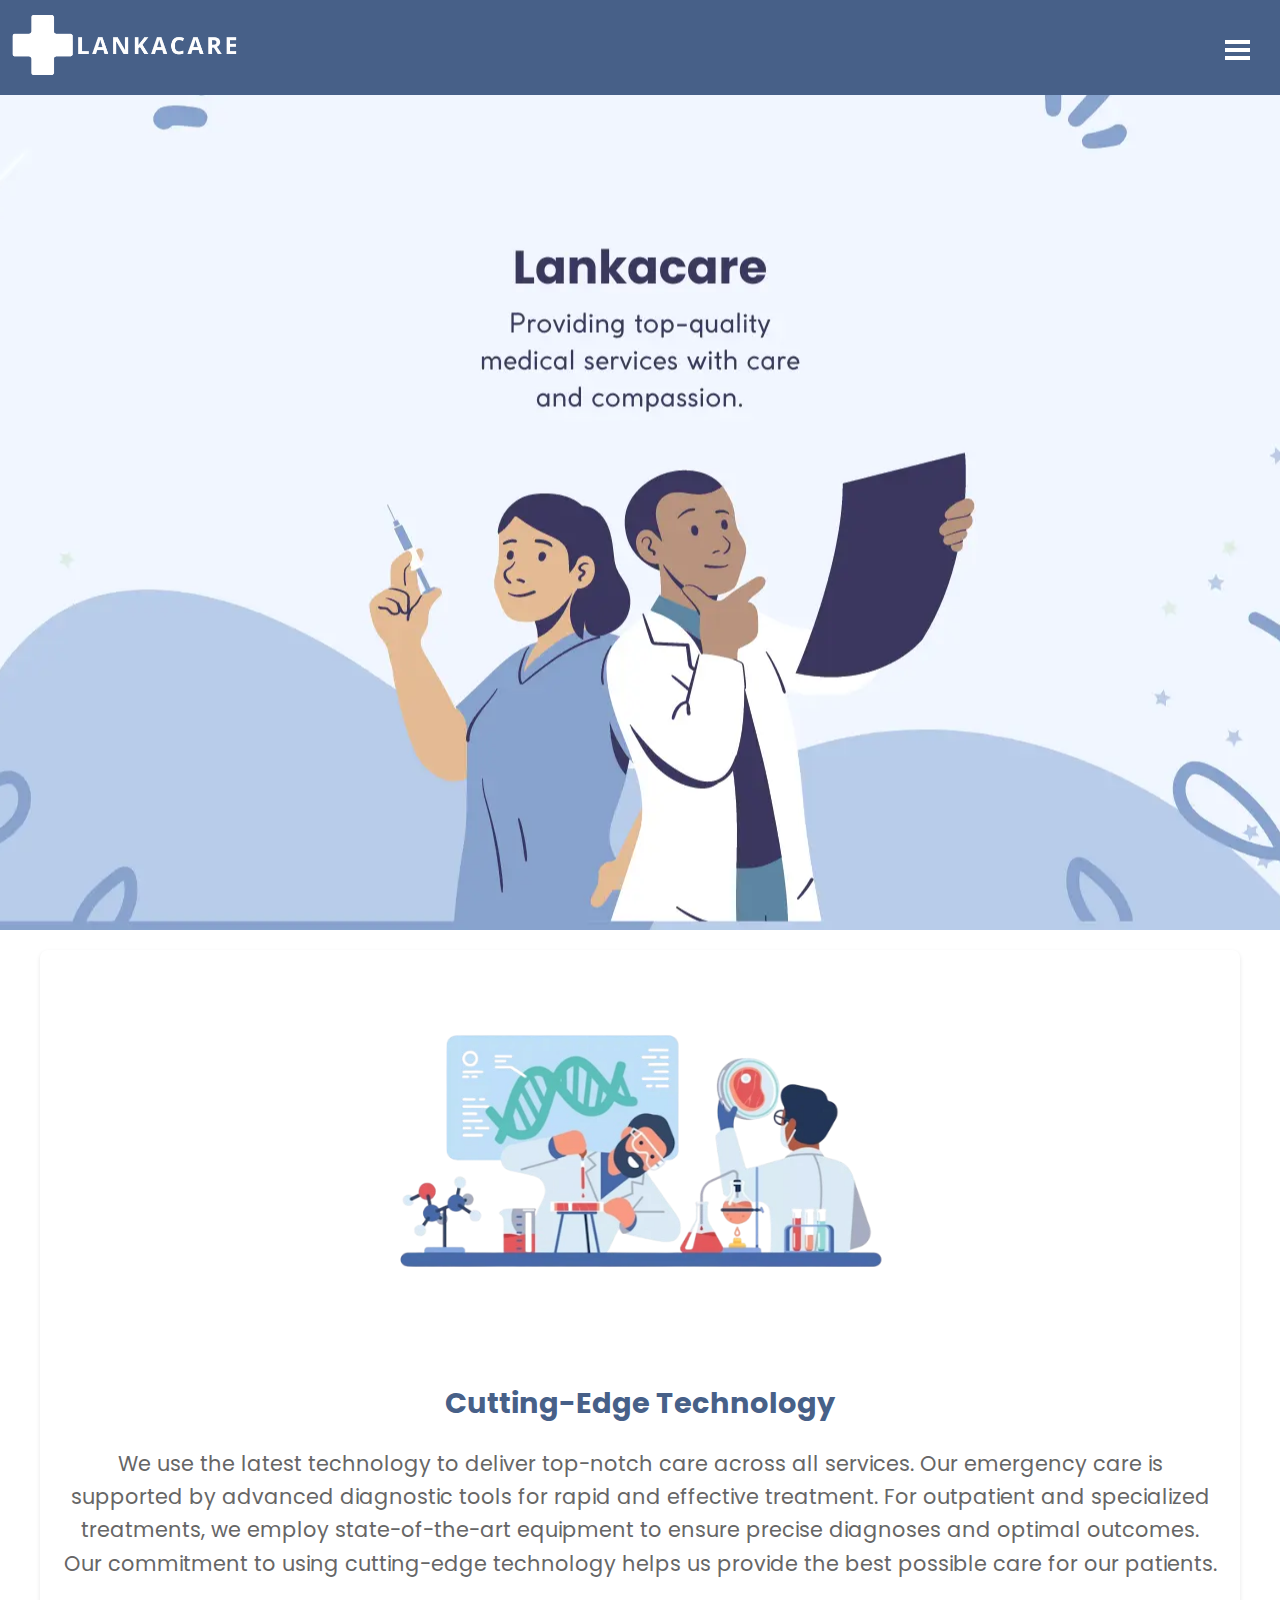
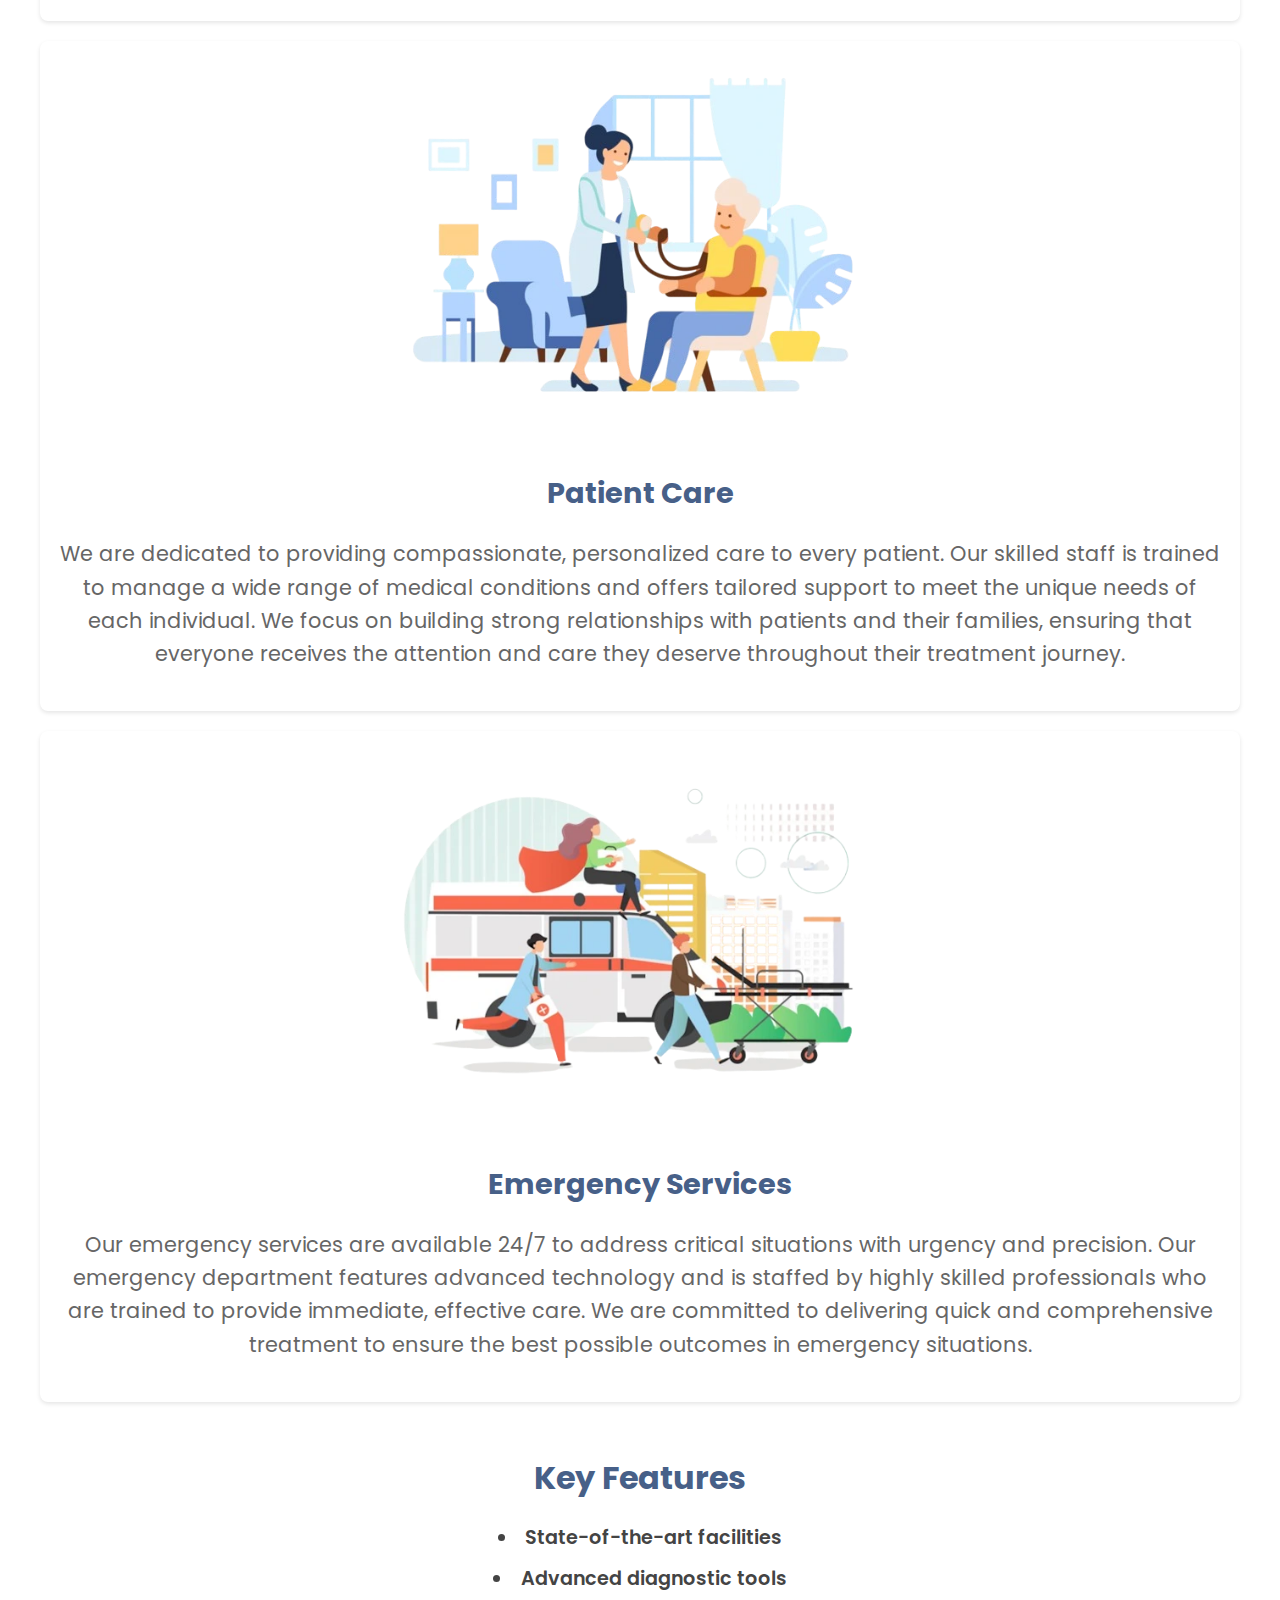
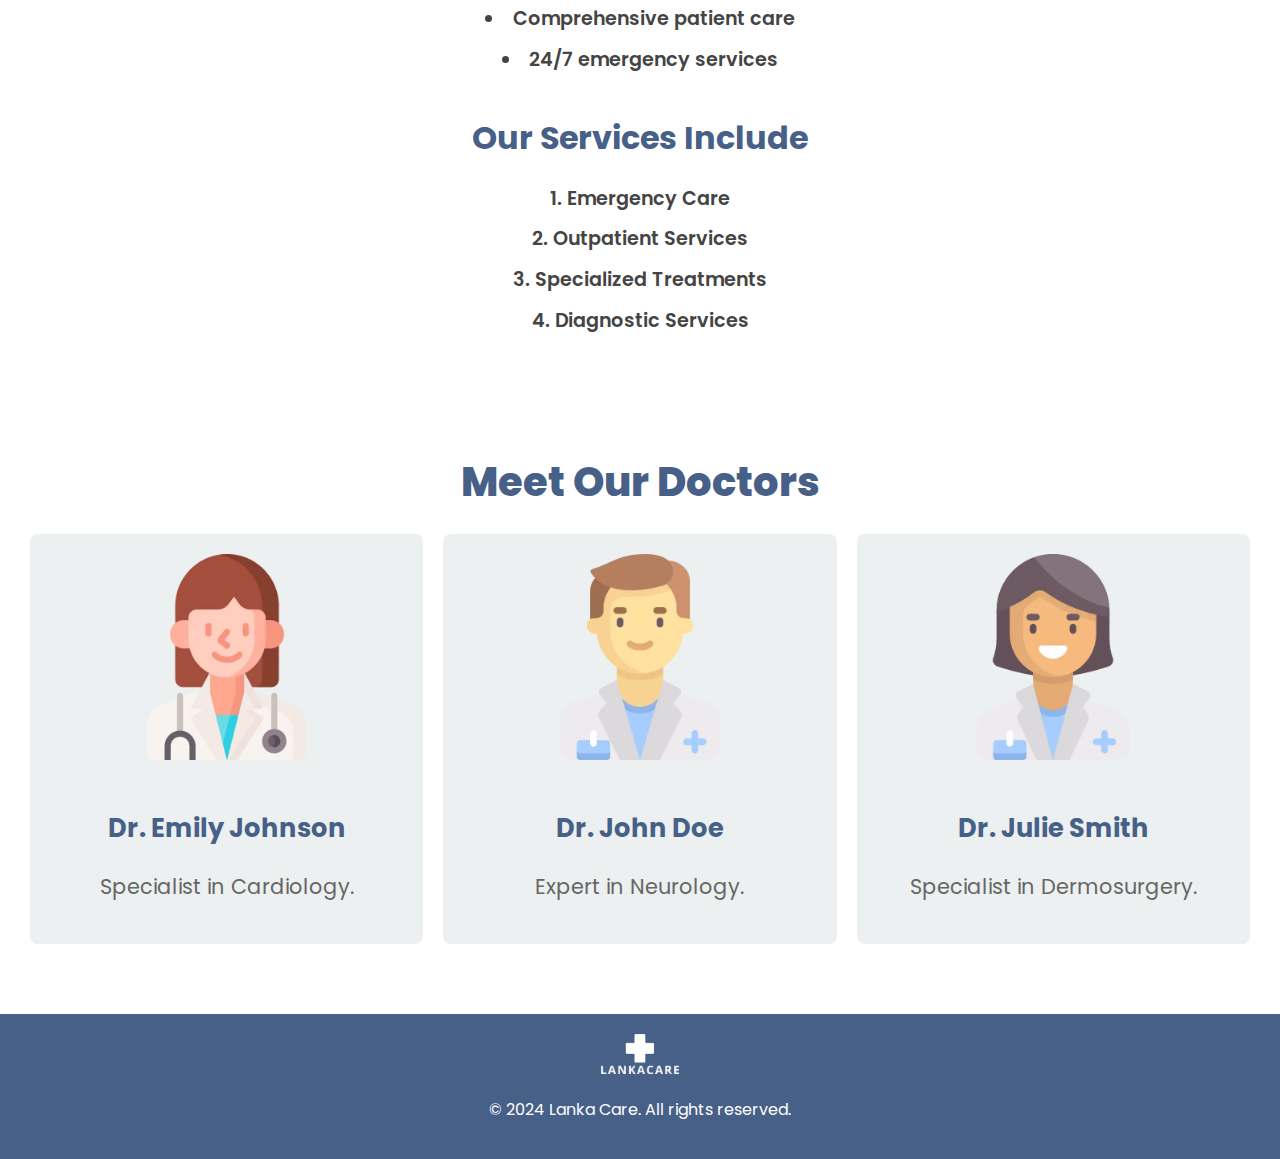
<file: index.html>
<!DOCTYPE html>
<html lang="en">
<head>
    <meta charset="UTF-8">
    <meta name="viewport" content="width=device-width, initial-scale=1.0">
    <title>Home - Lanka Care</title>
    <link rel="stylesheet" href="css/index.css">
    <link rel="stylesheet" href="css/global.css">
    <link rel="apple-touch-icon" sizes="180x180" href="./images/apple-touch-icon.png">
    <link rel="icon" type="image/png" sizes="32x32" href="./images/favicon-32x32.png">
    <link rel="icon" type="image/png" sizes="16x16" href="./images/favicon-16x16.png">
    <link rel="manifest" href="site.webmanifest">
    <link rel="preload" href="https://fonts.googleapis.com/css2?family=Poppins:wght@400;600;700&display=swap" as="style" onload="this.onload=null;this.rel='stylesheet'">
    <noscript>
        <link href="https://fonts.googleapis.com/css2?family=Poppins:wght@400;600;700&display=swap" rel="stylesheet">
    </noscript>
      
    <link rel="dns-prefetch" href="https://fonts.googleapis.com">
    <link rel="dns-prefetch" href="https://fonts.gstatic.com">
    <link rel="preconnect" href="https://fonts.googleapis.com">
    <link rel="preconnect" href="https://fonts.gstatic.com" crossorigin="anonymous">
</head>
<body>
    <!-- Header -->
    <header>
        <div class="logo">
            <a href="index.html">
                <img src="images/logo3trans.webp" alt="Logo">
            </a>
        </div>
        <input type="checkbox" id="menu-toggle" class="menu-toggle">
        <label for="menu-toggle" class="hamburger">
            <span></span>
            <span></span>
            <span></span>
        </label>
        <nav class="navbar">
            <ul>
                <li><a href="index.html" class="active">Home</a></li>
                <li><a href="about.html">About Us</a></li>
                <li><a href="services.html">Services</a></li>
                <li><a href="doctors.html">Doctors</a></li>
                <li><a href="contact.html">Contact Us</a></li>
                <li><a href="appointment.html">Book an Appointment</a></li>
                <li><a href="medicines.html">Medicines</a></li>
                <li><a href="checkout.html" class="alwaysactive">Checkout</a></li>
            </ul>
        </nav>
    </header>

    <!-- Main Section -->
    <main>
        <!-- Hero Section -->
        <div class="hero">
        </div>

        <!-- Services Flex -->
        <section class="services">
            <div class="services-grid">
                <div class="service-item">
                    <img src="images/image2.webp" alt="Service 1">
                    <h3>Cutting-Edge Technology</h3>
                    <p>We use the latest technology to deliver top-notch care across all services. Our emergency care is supported by advanced diagnostic tools for rapid and effective treatment. For outpatient and specialized treatments, we employ state-of-the-art equipment to ensure precise diagnoses and optimal outcomes. Our commitment to using cutting-edge technology helps us provide the best possible care for our patients.</p>
                </div>
                <div class="service-item">
                    <img src="images/image3.webp" alt="Service 2">
                    <h3>Patient Care</h3>
                    <p>We are dedicated to providing compassionate, personalized care to every patient. Our skilled staff is trained to manage a wide range of medical conditions and offers tailored support to meet the unique needs of each individual. We focus on building strong relationships with patients and their families, ensuring that everyone receives the attention and care they deserve throughout their treatment journey.</p>
                </div>
                <div class="service-item">
                    <img src="images/image4.webp" alt="Service 3">
                    <h3>Emergency Services</h3>
                    <p>Our emergency services are available 24/7 to address critical situations with urgency and precision. Our emergency department features advanced technology and is staffed by highly skilled professionals who are trained to provide immediate, effective care. We are committed to delivering quick and comprehensive treatment to ensure the best possible outcomes in emergency situations.</p>
                </div>
            </div>
        </section>

        <!-- List Section -->
        <section class="list-section">
            <h2>Key Features</h2>
            <ul>
                <li>State-of-the-art facilities</li>
                <li>Advanced diagnostic tools</li>
                <li>Comprehensive patient care</li>
                <li>24/7 emergency services</li>
            </ul>

            <h2>Our Services Include</h2>
            <ol>
                <li>Emergency Care</li>
                <li>Outpatient Services</li>
                <li>Specialized Treatments</li>
                <li>Diagnostic Services</li>
            </ol>
        </section>

        <!-- Doctors Grid -->
        <section class="doctors">
            <h2>Meet Our Doctors</h2>
            <div class="doctors-grid">
                <a href="doctors.html" class="doctor-link">
                    <div class="doctor-item">
                        <img src="images/doc1.webp" alt="Doctor 1">
                        <h3>Dr. Emily Johnson</h3>
                        <p>Specialist in Cardiology.</p>
                    </div>
                </a>
                <a href="doctors.html" class="doctor-link">
                    <div class="doctor-item">
                        <img src="images/doc2.webp" alt="Doctor 2">
                        <h3>Dr. John Doe</h3>
                        <p>Expert in Neurology.</p>
                    </div>
                </a>
                <a href="doctors.html" class="doctor-link">
                    <div class="doctor-item">
                        <img src="images/doc3.webp" alt="Doctor 3">
                        <h3>Dr. Julie Smith</h3>
                        <p>Specialist in Dermosurgery.</p>
                    </div>
                </a>
            </div>
        </section>
    </main>

    <!-- Footer -->
    <div class="footer">
        <img src="images/logo4trans.webp" alt="Lanka Care Logo" class="footer-logo">
        <p>&copy; 2024 Lanka Care. All rights reserved.</p>
    </div>
</body>
</html>
</file>
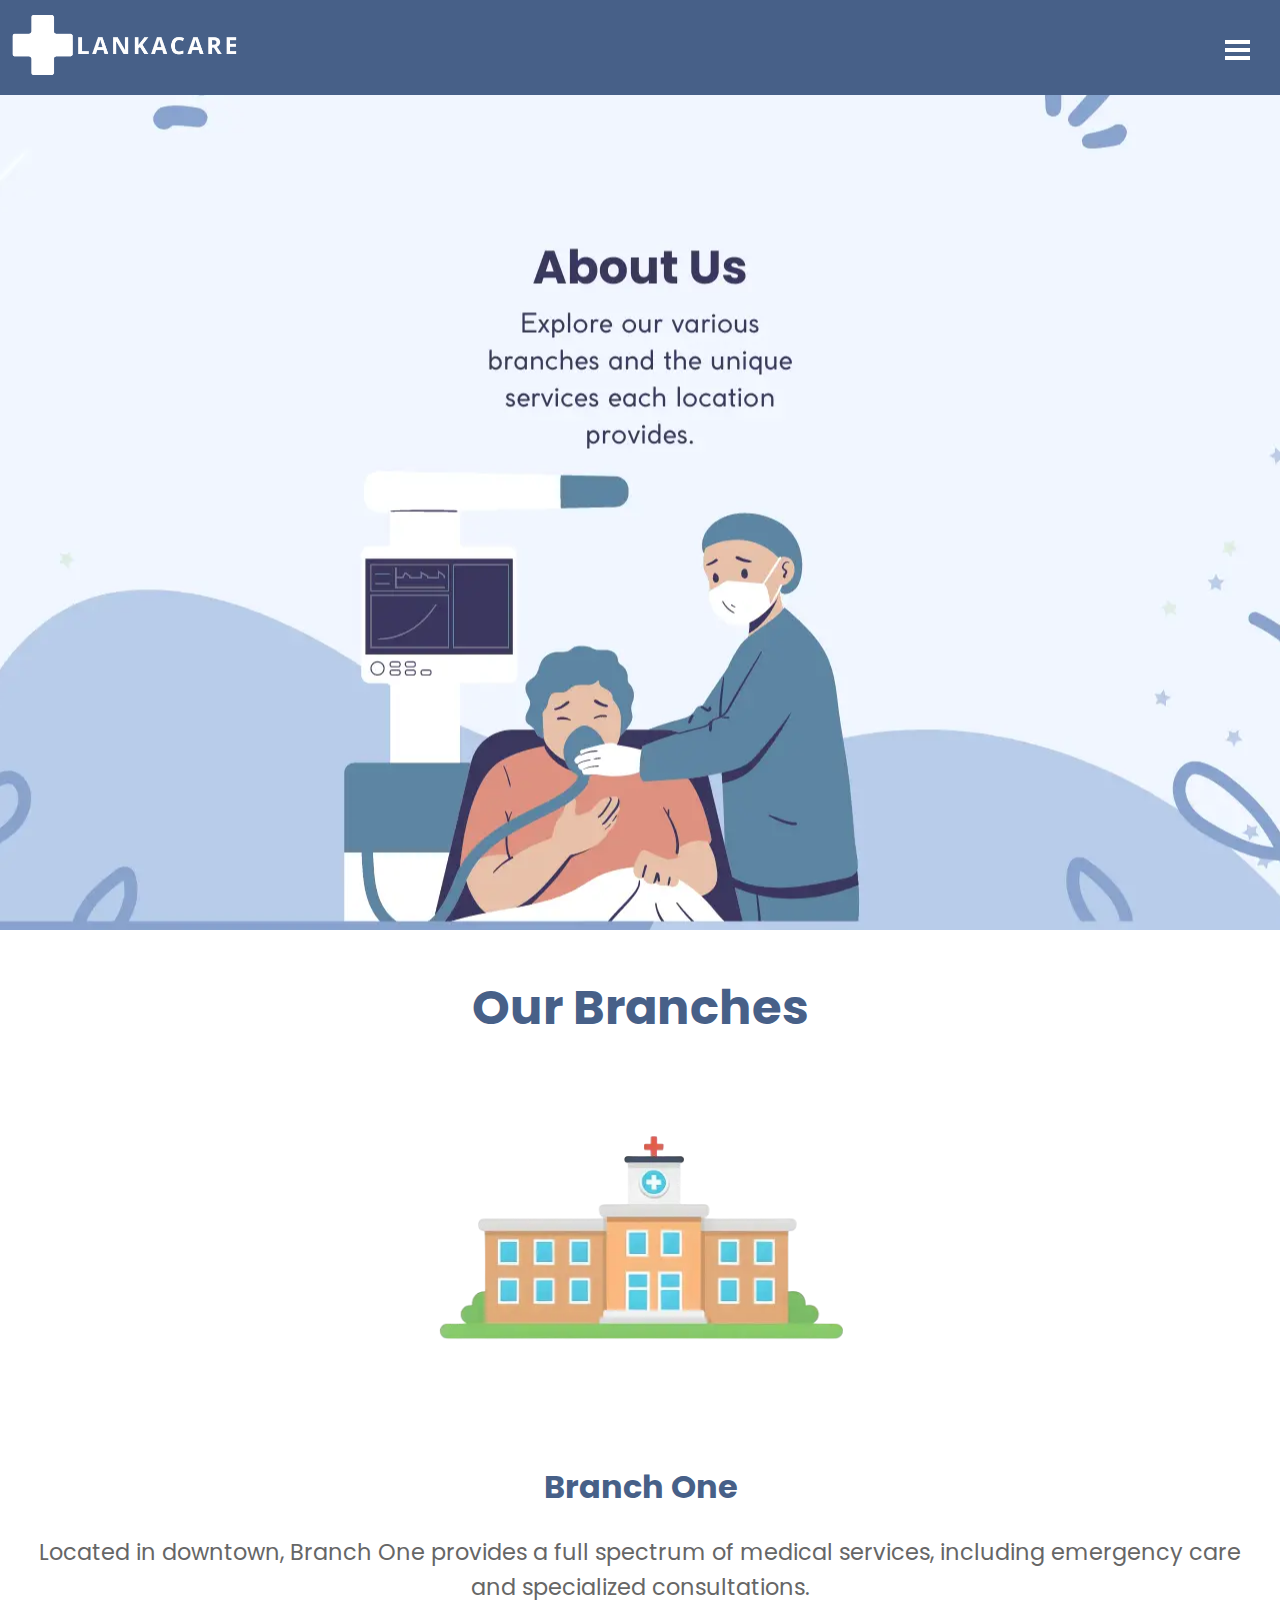
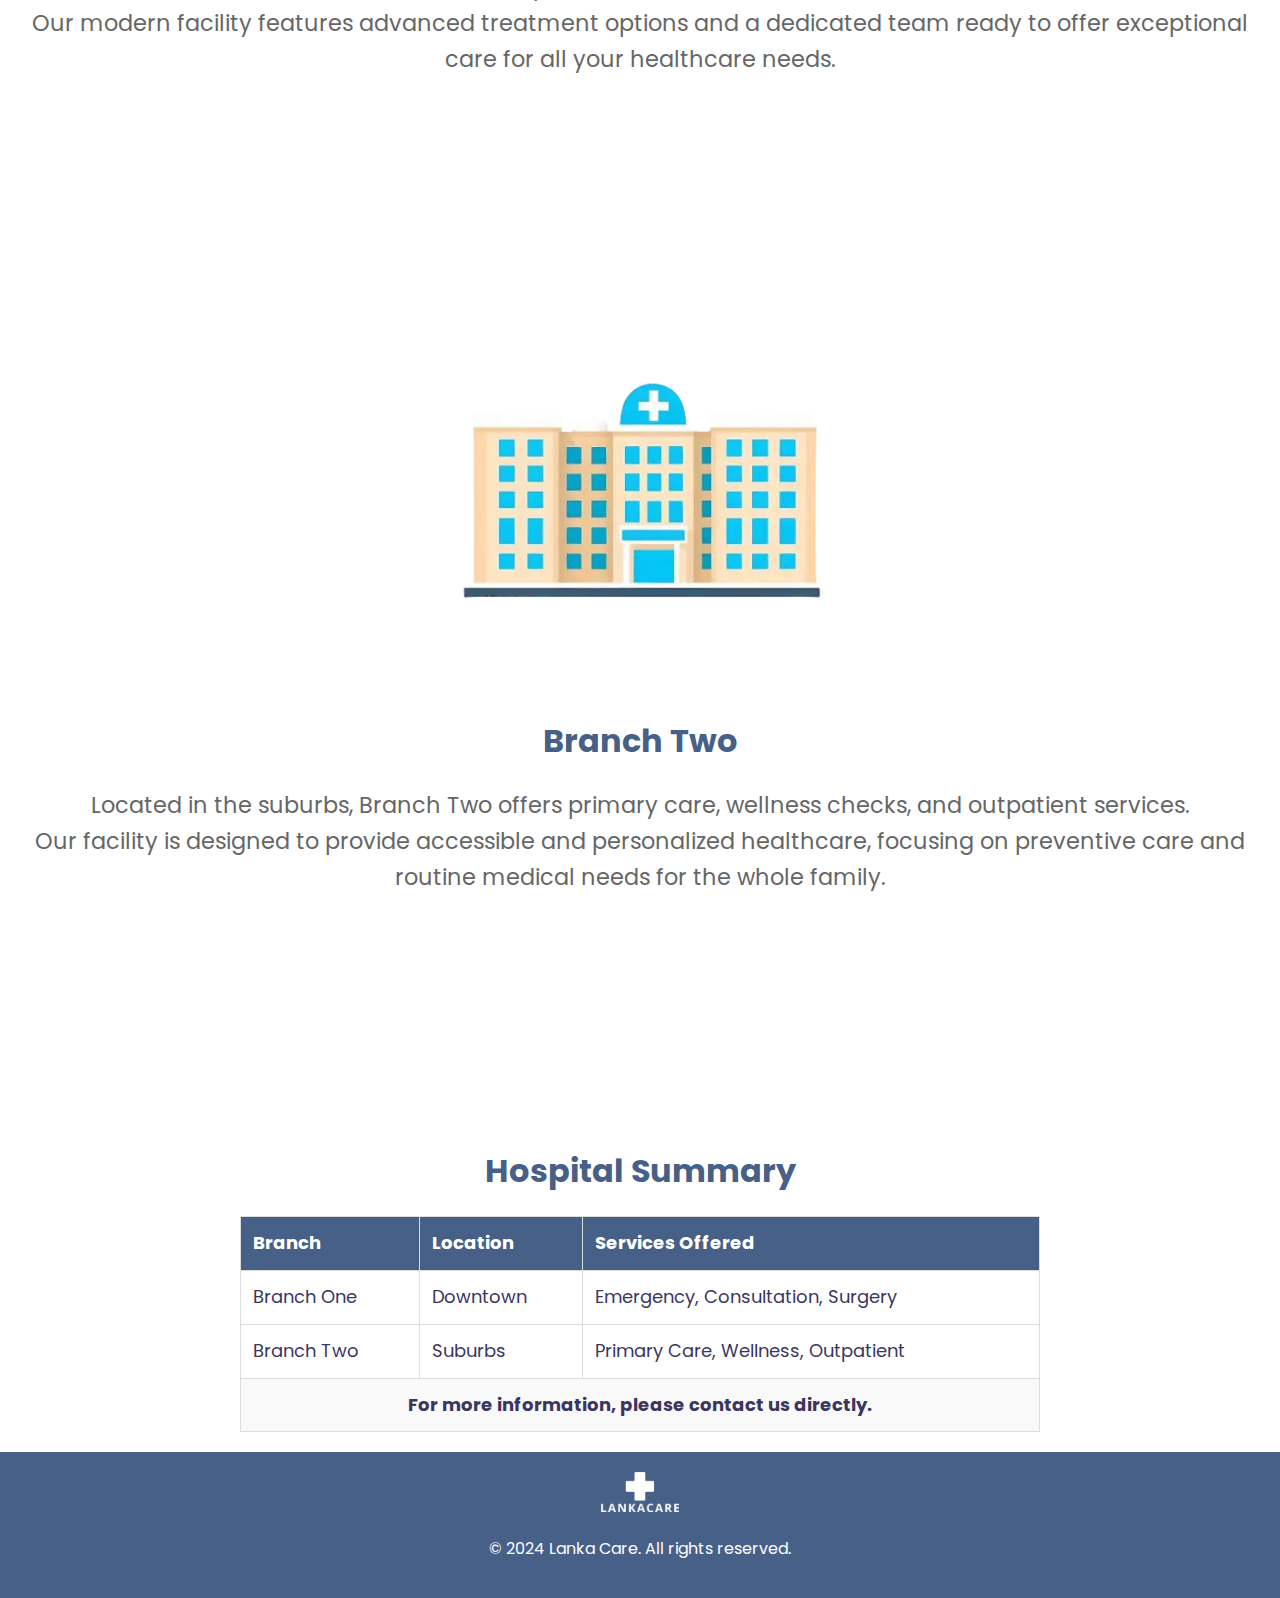
<file: about.html>
<!DOCTYPE html>
<html lang="en">
<head>
    <meta charset="UTF-8">
    <meta name="viewport" content="width=device-width, initial-scale=1.0">
    <title>About Us - Lanka Care</title>
    <link rel="stylesheet" href="css/about.css">
    <link rel="stylesheet" href="css/global.css">
    <link rel="apple-touch-icon" sizes="180x180" href="./images/apple-touch-icon.png">
    <link rel="icon" type="image/png" sizes="32x32" href="./images/favicon-32x32.png">
    <link rel="icon" type="image/png" sizes="16x16" href="./images/favicon-16x16.png">
    <link rel="manifest" href="site.webmanifest">
    <link rel="preload" href="https://fonts.googleapis.com/css2?family=Poppins:wght@400;600;700&display=swap" as="style" onload="this.onload=null;this.rel='stylesheet'">
    <noscript>
        <link href="https://fonts.googleapis.com/css2?family=Poppins:wght@400;600;700&display=swap" rel="stylesheet">
    </noscript>
    <link rel="dns-prefetch" href="https://fonts.googleapis.com">
    <link rel="dns-prefetch" href="https://fonts.gstatic.com">
    <link rel="preconnect" href="https://fonts.googleapis.com">
    <link rel="preconnect" href="https://fonts.gstatic.com" crossorigin="anonymous">
</head>
<body>
    <!-- Header -->
    <header>
        <div class="logo">
            <a href="index.html">
                <img src="images/logo3trans.webp" alt="Logo">
            </a>
        </div>
        <input type="checkbox" id="menu-toggle" class="menu-toggle">
        <label for="menu-toggle" class="hamburger">
            <span></span>
            <span></span>
            <span></span>
        </label>
        <nav class="navbar">
            <ul>
                <li><a href="index.html">Home</a></li>
                <li><a href="about.html" class="active">About Us</a></li>
                <li><a href="services.html">Services</a></li>
                <li><a href="doctors.html">Doctors</a></li>
                <li><a href="contact.html">Contact Us</a></li>
                <li><a href="appointment.html">Book an Appointment</a></li>
                <li><a href="medicines.html">Medicines</a></li>
                <li><a href="checkout.html" class="alwaysactive">Checkout</a></li>
            </ul>
        </nav>
    </header>

    <!-- Main Section -->
    <main>
        <!-- Hero Section -->
        <div class="hero">
        </div>

        <!-- Branches Section -->
        <section class="branches">
            <h2>Our Branches</h2>
            <div class="branch">
                <div class="branch-content">
                    <img src="images/branch1.webp" alt="Branch 1">
                    <div class="branch-details">
                        <h3>Branch One</h3>
                        <p>Located in downtown, Branch One provides a full spectrum of medical services, including emergency care and specialized consultations. <br> Our modern facility features advanced treatment options and a dedicated team ready to offer exceptional care for all your healthcare needs.</p>
                        <iframe
                            src="https://www.google.com/maps/embed?pb=!1m18!1m12!1m3!1d31689.47176805088!2d79.88738997431642!3d6.868546000000007!2m3!1f0!2f0!3f0!3m2!1i1024!2i768!4f13.1!3m3!1m2!1s0x3ae25084ad1f1fad%3A0xfbea11154f6ece9f!2sSri%20Jayewardenepura%20General%20Hospital!5e0!3m2!1sen!2slk!4v1725169918538!5m2!1sen!2slk"
                            class="map-iframe"
                            allowfullscreen="" loading="lazy" referrerpolicy="no-referrer-when-downgrade"></iframe>
                    </div>
                </div>
            </div>
            <div class="branch">
                <div class="branch-content">
                    <img src="images/branch2.webp" alt="Branch 2">
                    <div class="branch-details">
                        <h3>Branch Two</h3>
                        <p>Located in the suburbs, Branch Two offers primary care, wellness checks, and outpatient services. <br> Our facility is designed to provide accessible and personalized healthcare, focusing on preventive care and routine medical needs for the whole family.</p>
                        <iframe
                            src="https://www.google.com/maps/embed?pb=!1m18!1m12!1m3!1d31688.06367280426!2d79.8436614553895!3d6.889649117908978!2m3!1f0!2f0!3f0!3m2!1i1024!2i768!4f13.1!3m3!1m2!1s0x3ae25a2d3e1a1f1b%3A0xe505e16b84fb506e!2sThe%20Lanka%20Hospitals%20Corporation%20PLC!5e0!3m2!1sen!2slk!4v1725169851555!5m2!1sen!2slk"
                            class="map-iframe"
                            allowfullscreen="" loading="lazy" referrerpolicy="no-referrer-when-downgrade"></iframe>
                    </div>
                </div>
            </div>
        </section>

        <!-- Summary Table Section -->
        <section class="summary-table">
            <h2>Hospital Summary</h2>
            <table>
                <thead>
                    <tr>
                        <th>Branch</th>
                        <th>Location</th>
                        <th>Services Offered</th>
                    </tr>
                </thead>
                <tbody>
                    <tr>
                        <td>Branch One</td>
                        <td>Downtown</td>
                        <td>Emergency, Consultation, Surgery</td>
                    </tr>
                    <tr>
                        <td>Branch Two</td>
                        <td>Suburbs</td>
                        <td>Primary Care, Wellness, Outpatient</td>
                    </tr>
                    <!-- Add more rows as needed -->
                </tbody>
                <tfoot>
                    <tr>
                        <td colspan="3">For more information, please contact us directly.</td>
                    </tr>
                </tfoot>
            </table>
        </section>
    </main>

    <!-- Footer -->
    <div class="footer">
        <img src="images/logo4trans.webp" alt="Lanka Care Logo" class="footer-logo">
        <p>&copy; 2024 Lanka Care. All rights reserved.</p>
    </div>
</body>
</html>
</file>
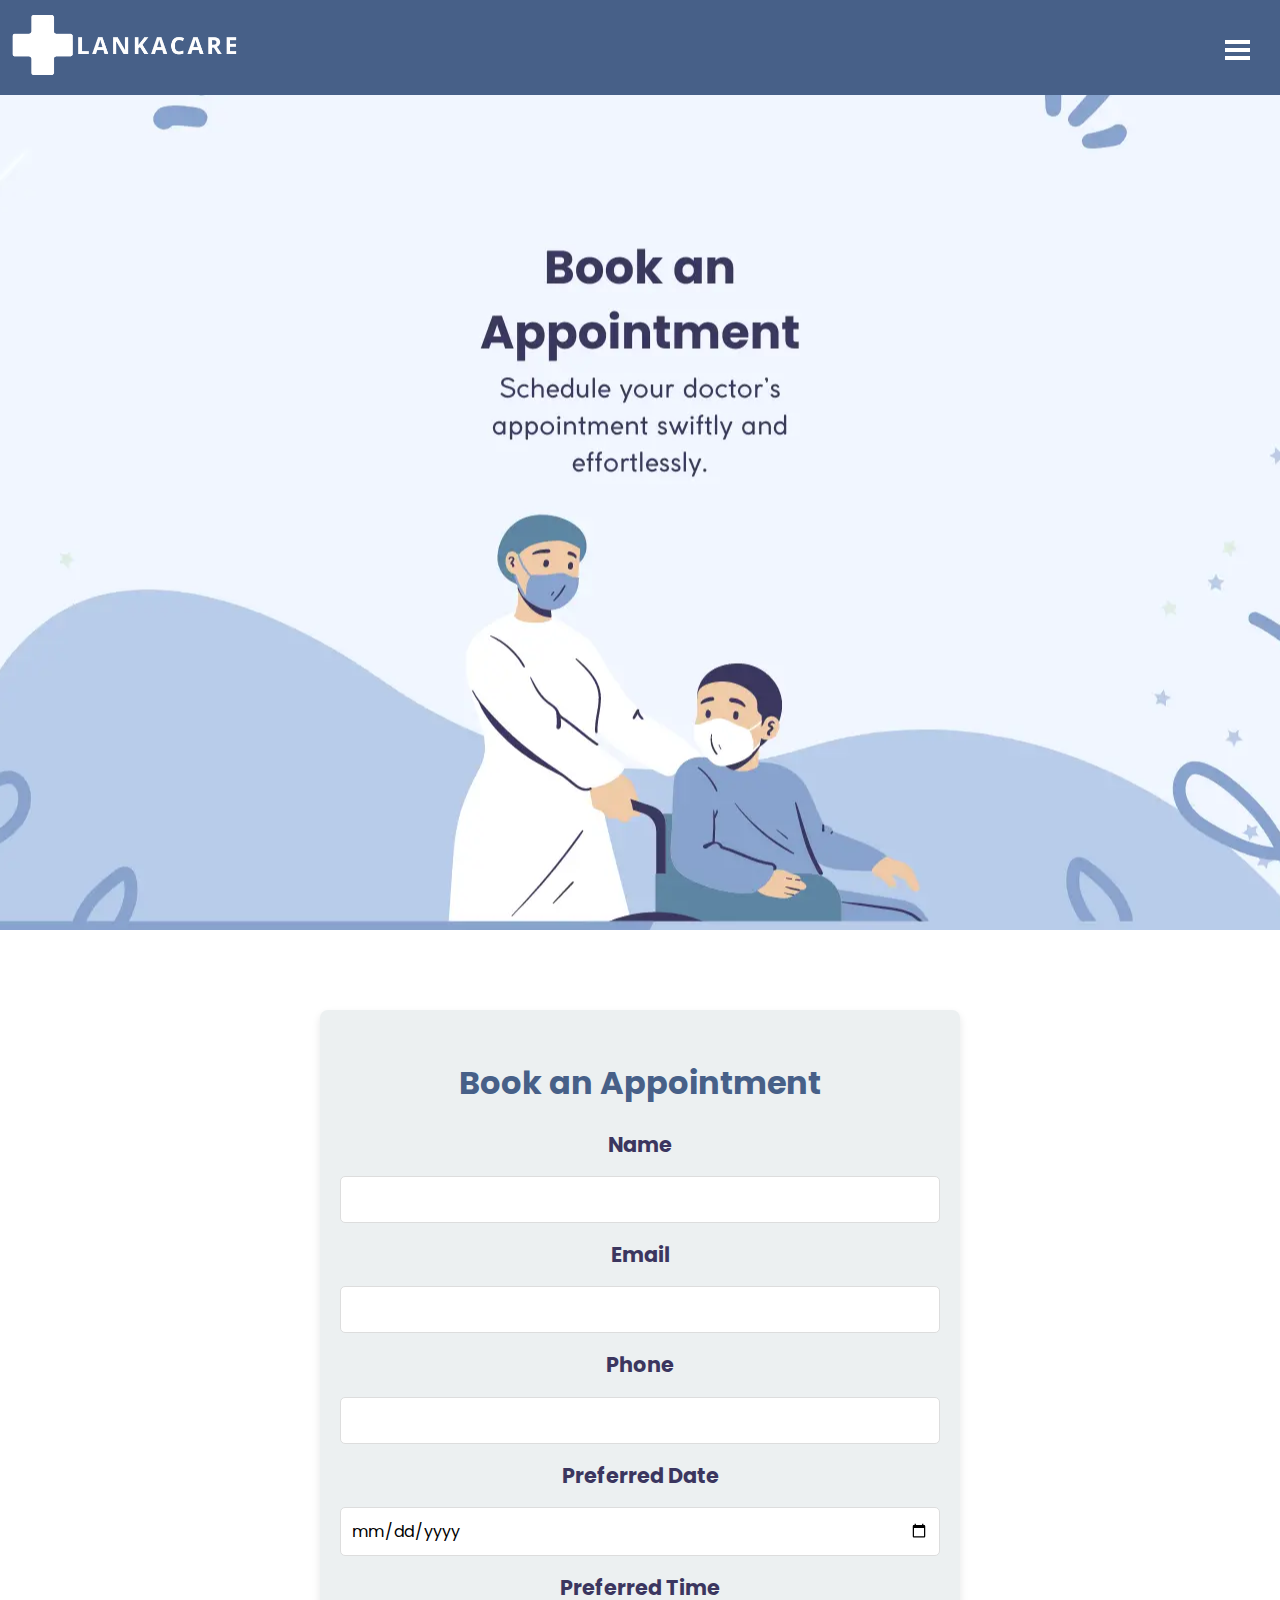
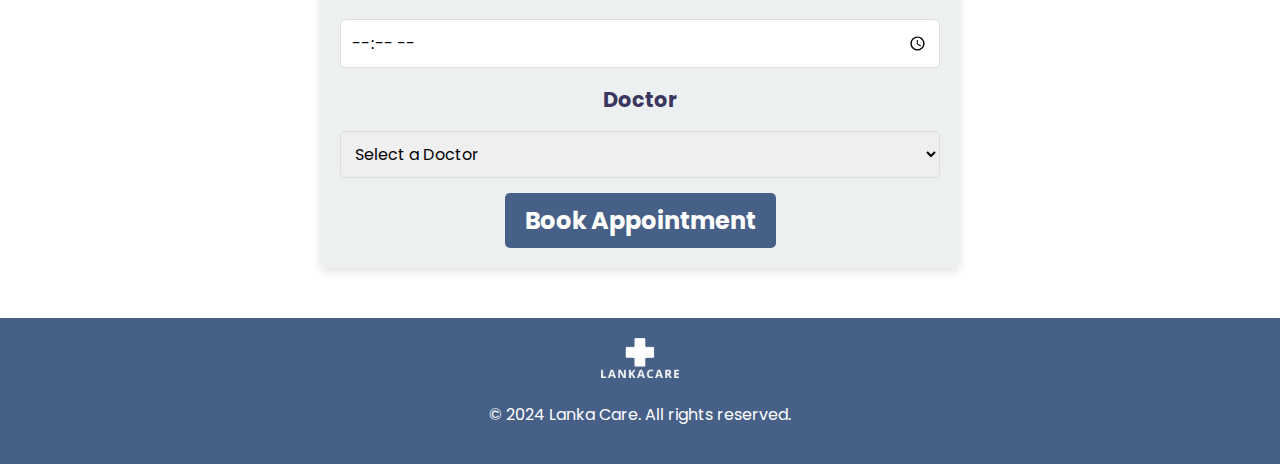
<file: appointment.html>
<!DOCTYPE html>
<html lang="en">
<head>
    <meta charset="UTF-8">
    <meta name="viewport" content="width=device-width, initial-scale=1.0">
    <title>Book an Appointment - Lanka Care</title>
    <link rel="stylesheet" href="css/appointment.css">
    <link rel="stylesheet" href="css/global.css">
    <link rel="apple-touch-icon" sizes="180x180" href="./images/apple-touch-icon.png">
    <link rel="icon" type="image/png" sizes="32x32" href="./images/favicon-32x32.png">
    <link rel="icon" type="image/png" sizes="16x16" href="./images/favicon-16x16.png">
    <link rel="manifest" href="site.webmanifest">
    <link rel="preload" href="https://fonts.googleapis.com/css2?family=Poppins:wght@400;600;700&display=swap" as="style" onload="this.onload=null;this.rel='stylesheet'">
    <noscript>
        <link href="https://fonts.googleapis.com/css2?family=Poppins:wght@400;600;700&display=swap" rel="stylesheet">
    </noscript>
    <link rel="dns-prefetch" href="https://fonts.googleapis.com">
    <link rel="dns-prefetch" href="https://fonts.gstatic.com">
    <link rel="preconnect" href="https://fonts.googleapis.com">
    <link rel="preconnect" href="https://fonts.gstatic.com" crossorigin="anonymous">
</head>
<body>
    <!-- Header -->
    <header>
        <div class="logo">
            <a href="index.html">
                <img src="images/logo3trans.webp" alt="Logo">
            </a>
        </div>
        <input type="checkbox" id="menu-toggle" class="menu-toggle">
        <label for="menu-toggle" class="hamburger">
            <span></span>
            <span></span>
            <span></span>
        </label>
        <nav class="navbar">
            <ul>
                <li><a href="index.html">Home</a></li>
                <li><a href="about.html">About Us</a></li>
                <li><a href="services.html">Services</a></li>
                <li><a href="doctors.html">Doctors</a></li>
                <li><a href="contact.html">Contact Us</a></li>
                <li><a href="appointment.html" class="active">Book an Appointment</a></li>
                <li><a href="medicines.html">Medicines</a></li>
                <li><a href="checkout.html" class="alwaysactive">Checkout</a></li>
            </ul>
        </nav>
    </header>
    
    <!-- Main Section -->
    <main>
        <!-- Hero Section -->
        <div class="hero">
        </div>

        <!-- Appointment Form -->
        <section class="appointment-section">
            <div class="form-section">
                <h2>Book an Appointment</h2>
                <form action="submit_appointment.php" method="post">
                    <label for="name">Name</label>
                    <input type="text" id="name" name="name" required>
                    
                    <label for="email">Email</label>
                    <input type="email" id="email" name="email" required>
                    
                    <label for="phone">Phone</label>
                    <input type="tel" id="phone" name="phone" required>
                    
                    <label for="date">Preferred Date</label>
                    <input type="date" id="date" name="date" required>
                    
                    <label for="time">Preferred Time</label>
                    <input type="time" id="time" name="time" required>
                    
                    <label for="doctor">Doctor</label>
                    <select id="doctor" name="doctor" required>
                        <option value="">Select a Doctor</option>
                        <option value="dr_smith">Dr. Smith</option>
                        <option value="dr_jones">Dr. Jones</option>
                        <option value="dr_lee">Dr. Lee</option>
                    </select>
                    
                    <button type="submit" class="submit-button">Book Appointment</button>
                </form>
            </div>
        </section>
    </main>
    
    <!-- Footer -->
    <div class="footer">
        <img src="images/logo4trans.webp" alt="Lanka Care Logo" class="footer-logo">
        <p>&copy; 2024 Lanka Care. All rights reserved.</p>
    </div>
</body>
</html>
</file>
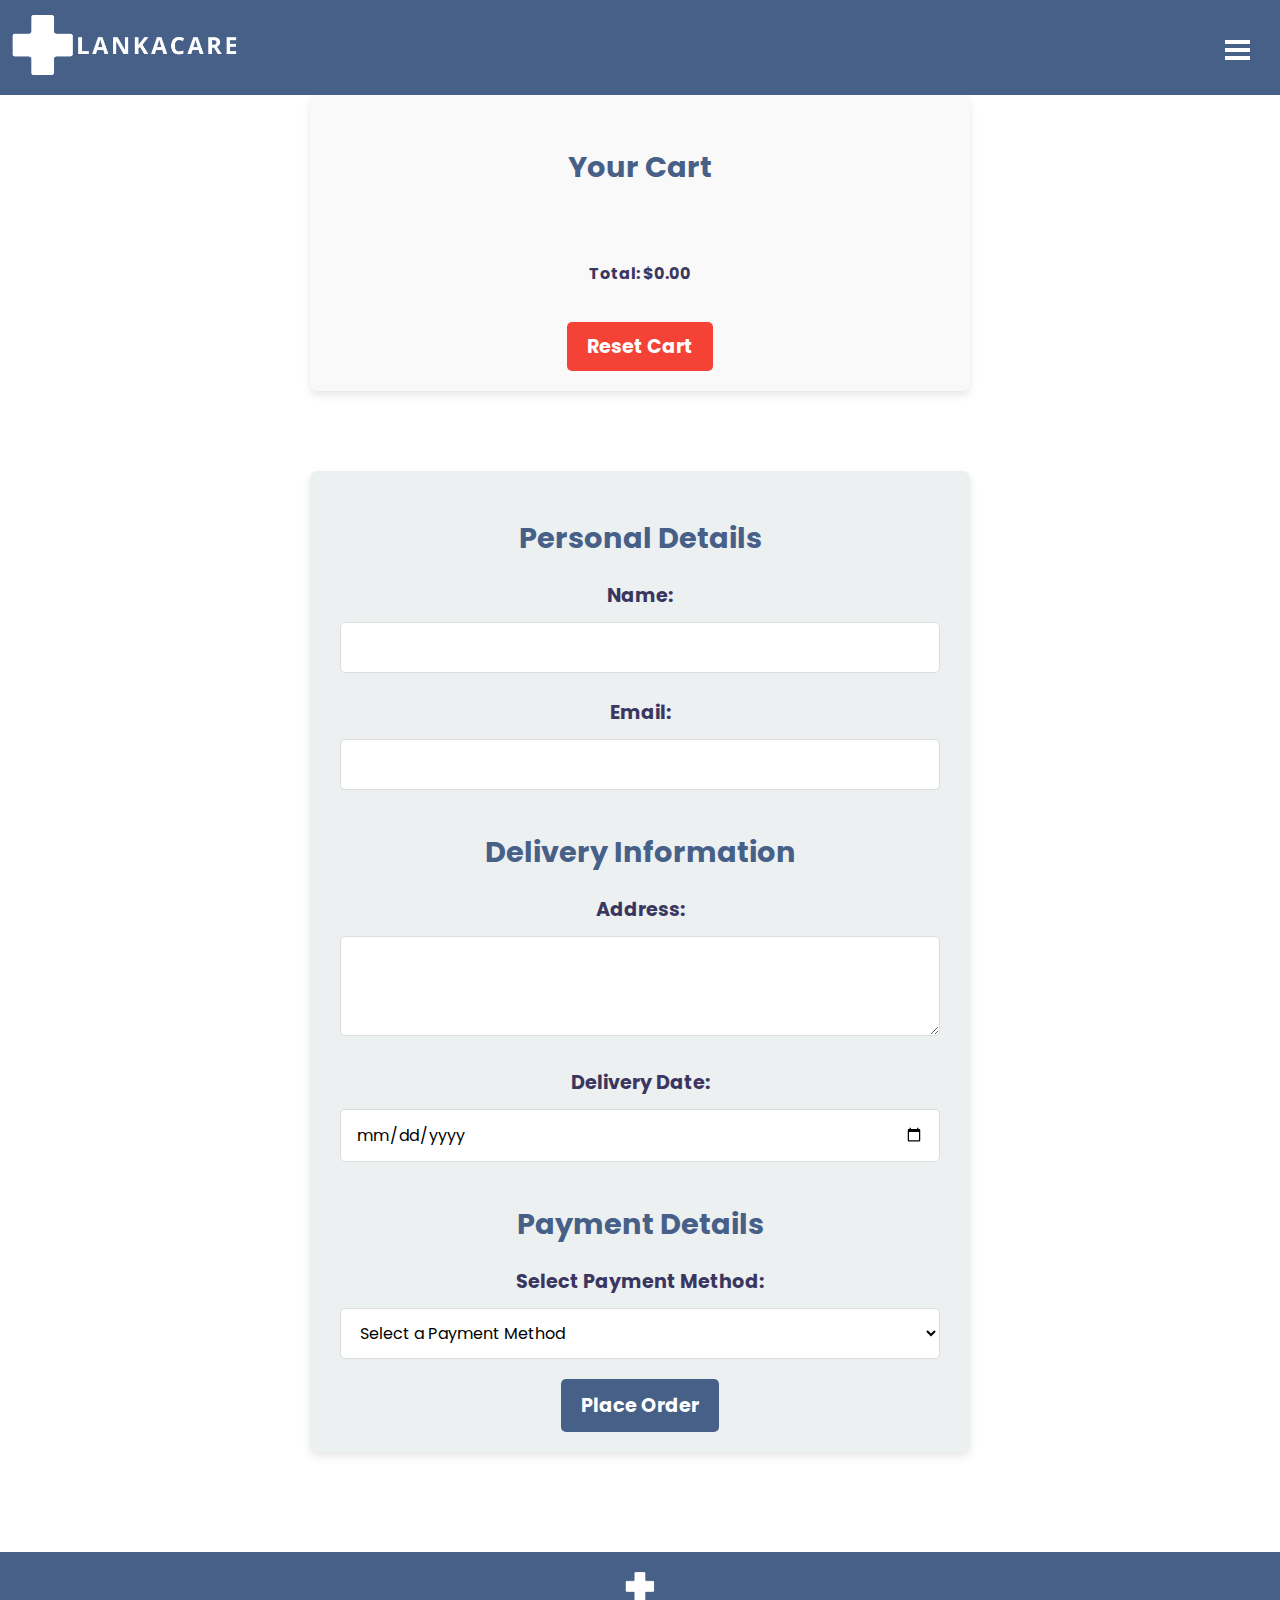
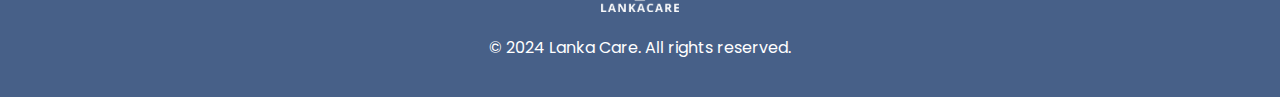
<file: checkout.html>
<!DOCTYPE html>
<html lang="en">
<head>
    <meta charset="UTF-8">
    <meta name="viewport" content="width=device-width, initial-scale=1.0">
    <title>Checkout - Lanka Care</title>
    <link rel="stylesheet" href="css/checkout.css">
    <link rel="stylesheet" href="css/global.css">
    <link rel="apple-touch-icon" sizes="180x180" href="apple-touch-icon.png">
    <link rel="icon" type="image/png" sizes="32x32" href="favicon-32x32.png">
    <link rel="icon" type="image/png" sizes="16x16" href="favicon-16x16.png">
    <link rel="manifest" href="site.webmanifest">
    <link rel="preload" href="https://fonts.googleapis.com/css2?family=Poppins:wght@400;600;700&display=swap" as="style" onload="this.onload=null;this.rel='stylesheet'">
    <noscript>
        <link href="https://fonts.googleapis.com/css2?family=Poppins:wght@400;600;700&display=swap" rel="stylesheet">
    </noscript>
    <link rel="dns-prefetch" href="https://fonts.googleapis.com">
    <link rel="dns-prefetch" href="https://fonts.gstatic.com">
    <link rel="preconnect" href="https://fonts.googleapis.com">
    <link rel="preconnect" href="https://fonts.gstatic.com" crossorigin="anonymous">
</head>
<body>
    <!-- Header -->
    <header>
        <div class="logo">
            <a href="index.html">
                <img src="images/logo3trans.webp" alt="Lanka Care Logo">
            </a>
        </div>
        <input type="checkbox" id="menu-toggle" class="menu-toggle">
        <label for="menu-toggle" class="hamburger">
            <span></span>
            <span></span>
            <span></span>
        </label>
        <nav class="navbar">
            <ul>
                <li><a href="index.html">Home</a></li>
                <li><a href="about.html">About Us</a></li>
                <li><a href="services.html">Services</a></li>
                <li><a href="doctors.html">Doctors</a></li>
                <li><a href="contact.html">Contact Us</a></li>
                <li><a href="appointment.html">Book an Appointment</a></li>
                <li><a href="medicines.html">Medicines</a></li>
                <li><a href="checkout.html" class="alwaysactive">Checkout</a></li>
            </ul>
        </nav>
    </header>

    <!-- Main Content -->
    <main>
        <!-- Cart Summary Section -->
        <section class="cart-summary">
            <h3>Your Cart</h3>
            <ul id="cart-items">
                <!-- Dynamic items will be added here -->
            </ul>
            <p><strong>Total: <span id="total-price">0</span></strong></p>
            <button type="button" class="reset-button" onclick="resetForm()">Reset Cart</button>
        </section>

        <!-- Checkout Form Section -->
        <section class="checkout">
            <div class="form-section">
                <h2>Personal Details</h2>
                <form id="checkout-form">
                    <label for="name">Name:</label>
                    <input type="text" id="name" required>

                    <label for="email">Email:</label>
                    <input type="email" id="email" required>

                    <h2>Delivery Information</h2>
                    <label for="address">Address:</label>
                    <textarea id="address" required></textarea>

                    <label for="delivery-date">Delivery Date:</label>
                    <input type="date" id="delivery-date" required>

                    <h2>Payment Details</h2>
                    <label for="payment-method">Select Payment Method:</label>
                    <select id="payment-method" required>
                        <option value="" disabled selected>Select a Payment Method</option>
                        <option value="cod">Cash on Delivery</option>
                        <option value="card">Credit/Debit Card</option>
                    </select>                    

                    <div id="card-details" style="display: none;">

                        <label for="name-on-card">Name on Card:</label>
                        <input type="text" id="name-on-card" maxlength="16">
                        
                        <label for="card-number">Card Number:</label>
                        <input type="number" id="card-number" maxlength="16">

                        <label for="expiry">Expiry:</label>
                        <input type="month" id="expiry">

                        <label for="cvv">CVV:</label>
                        <input type="number" id="cvv" maxlength="3">
                    </div>

                    <button type="submit" class="submit-button">Place Order</button>
                </form>
            </div>
        </section>
    </main>

    <!-- Footer -->
    <div class="footer">
        <img src="images/logo4trans.webp" alt="Lanka Care Logo" class="footer-logo">
        <p>&copy; 2024 Lanka Care. All rights reserved.</p>
    </div>

    <script src="scripts/checkout.js" defer></script>
</body>
</html>
</file>
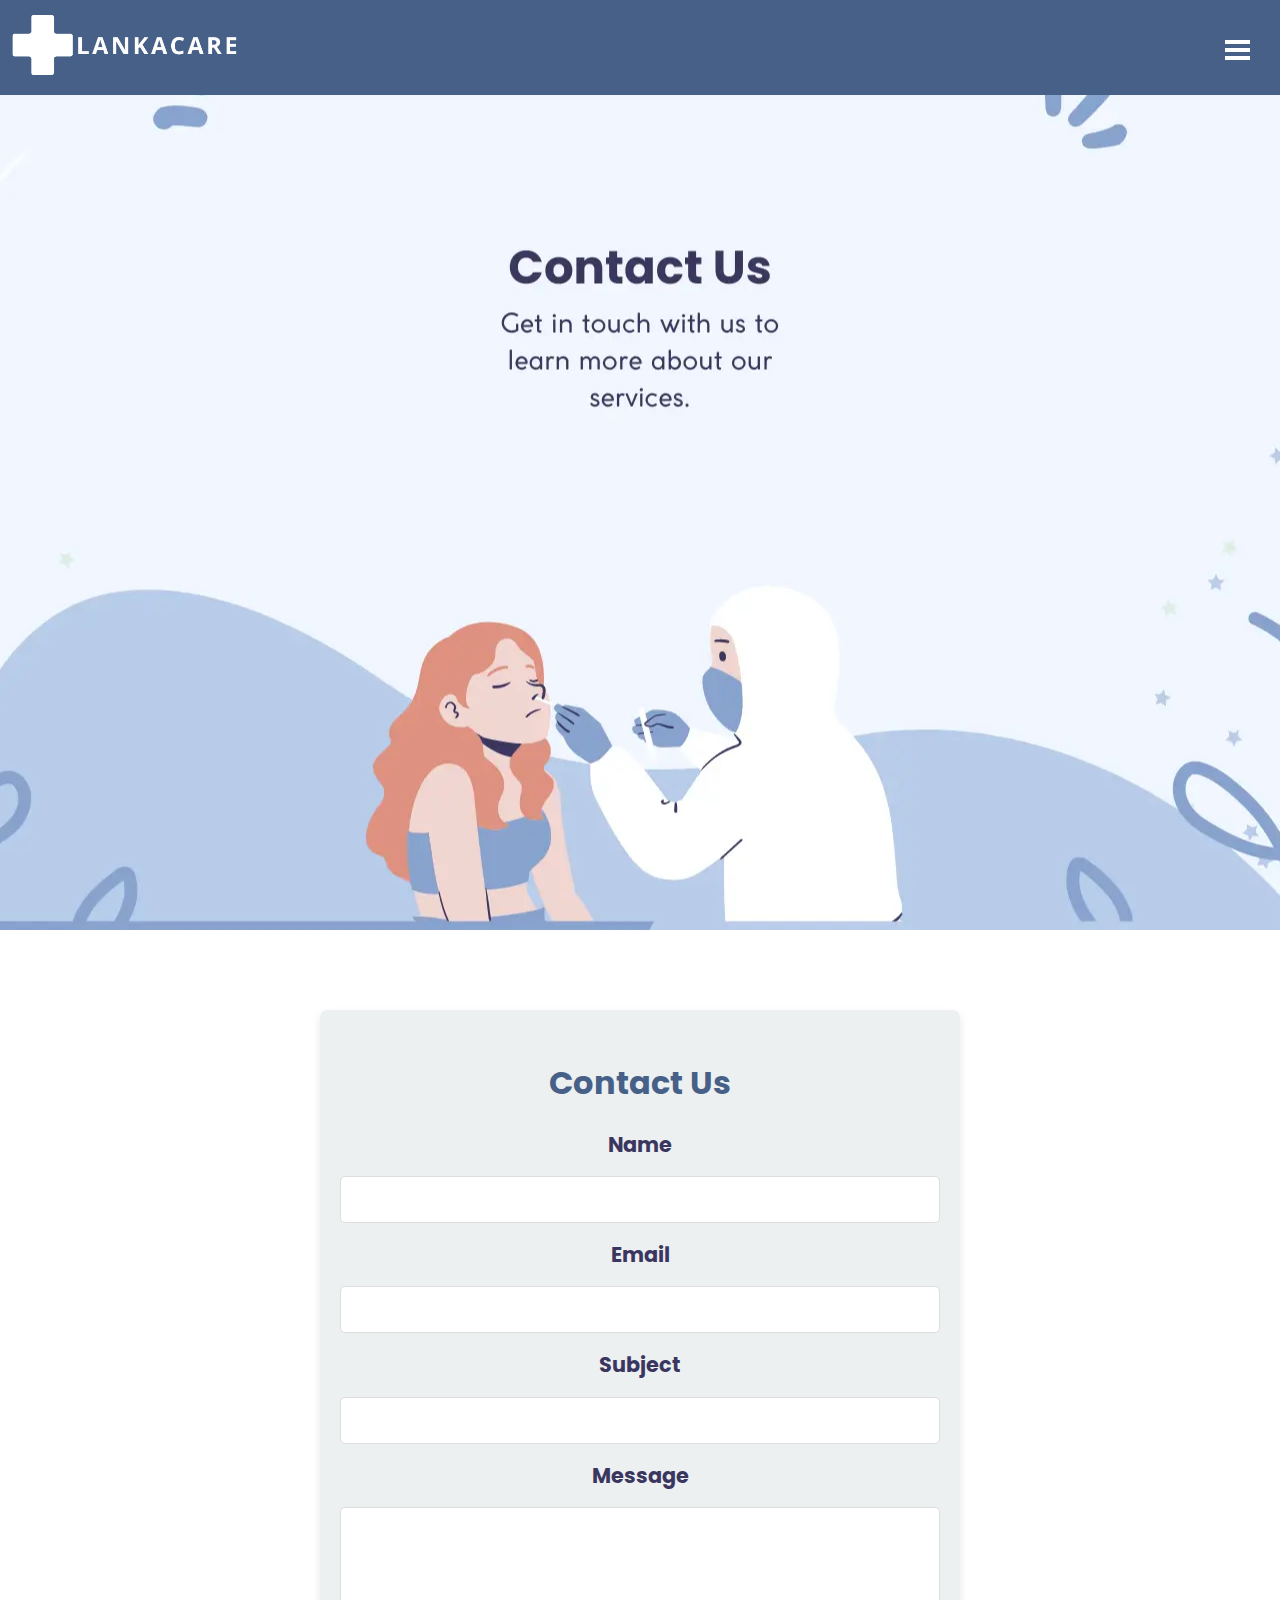
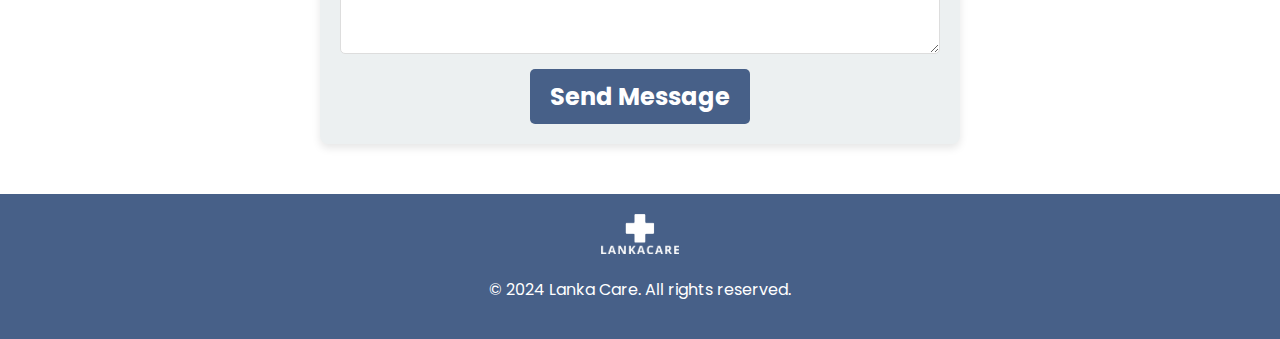
<file: contact.html>
<!DOCTYPE html>
<html lang="en">
<head>
    <meta charset="UTF-8">
    <meta name="viewport" content="width=device-width, initial-scale=1.0">
    <title>Contact Us - Lanka Care</title>
    <link rel="stylesheet" href="css/contact.css">
    <link rel="stylesheet" href="css/global.css">
    <link rel="apple-touch-icon" sizes="180x180" href="./images/apple-touch-icon.png">
    <link rel="icon" type="image/png" sizes="32x32" href="./images/favicon-32x32.png">
    <link rel="icon" type="image/png" sizes="16x16" href="./images/favicon-16x16.png">
    <link rel="manifest" href="site.webmanifest">
    <link rel="preload" href="https://fonts.googleapis.com/css2?family=Poppins:wght@400;600;700&display=swap" as="style" onload="this.onload=null;this.rel='stylesheet'">
    <noscript>
        <link href="https://fonts.googleapis.com/css2?family=Poppins:wght@400;600;700&display=swap" rel="stylesheet">
    </noscript>
    <link rel="dns-prefetch" href="https://fonts.googleapis.com">
    <link rel="dns-prefetch" href="https://fonts.gstatic.com">
    <link rel="preconnect" href="https://fonts.googleapis.com">
    <link rel="preconnect" href="https://fonts.gstatic.com" crossorigin="anonymous">
</head>
<body>
    <!-- Header -->
    <header>
        <div class="logo">
            <a href="index.html">
                <img src="images/logo3trans.webp" alt="Logo">
            </a>
        </div>
        <input type="checkbox" id="menu-toggle" class="menu-toggle">
        <label for="menu-toggle" class="hamburger">
            <span></span>
            <span></span>
            <span></span>
        </label>
        <nav class="navbar">
            <ul>
                <li><a href="index.html">Home</a></li>
                <li><a href="about.html">About Us</a></li>
                <li><a href="services.html">Services</a></li>
                <li><a href="doctors.html">Doctors</a></li>
                <li><a href="contact.html" class="active">Contact Us</a></li>
                <li><a href="appointment.html">Book an Appointment</a></li>
                <li><a href="medicines.html">Medicines</a></li>
                <li><a href="checkout.html" class="alwaysactive">Checkout</a></li>
            </ul>
        </nav>
    </header>
    
    <!-- Main Section -->
    <main>
        <!-- Hero Section -->
        <div class="hero">
        </div>

        <!-- Contact Section -->
        <section class="contact-section">
            <div class="form-section">
                <h2>Contact Us</h2>
                <form action="submit_form.php" method="post">
                    <label for="name">Name</label>
                    <input type="text" id="name" name="name" required>
                    
                    <label for="email">Email</label>
                    <input type="email" id="email" name="email" required>
                    
                    <label for="subject">Subject</label>
                    <input type="text" id="subject" name="subject" required>
                    
                    <label for="message">Message</label>
                    <textarea id="message" name="message" rows="5" required></textarea>
                    
                    <button type="submit" class="submit-button">Send Message</button>
                </form>
            </div>
        </section>
    </main>
    
    <!-- Footer -->
    <div class="footer">
        <img src="images/logo4trans.webp" alt="Lanka Care Logo" class="footer-logo">
        <p>&copy; 2024 Lanka Care. All rights reserved.</p>
    </div>
</body>
</html>
</file>
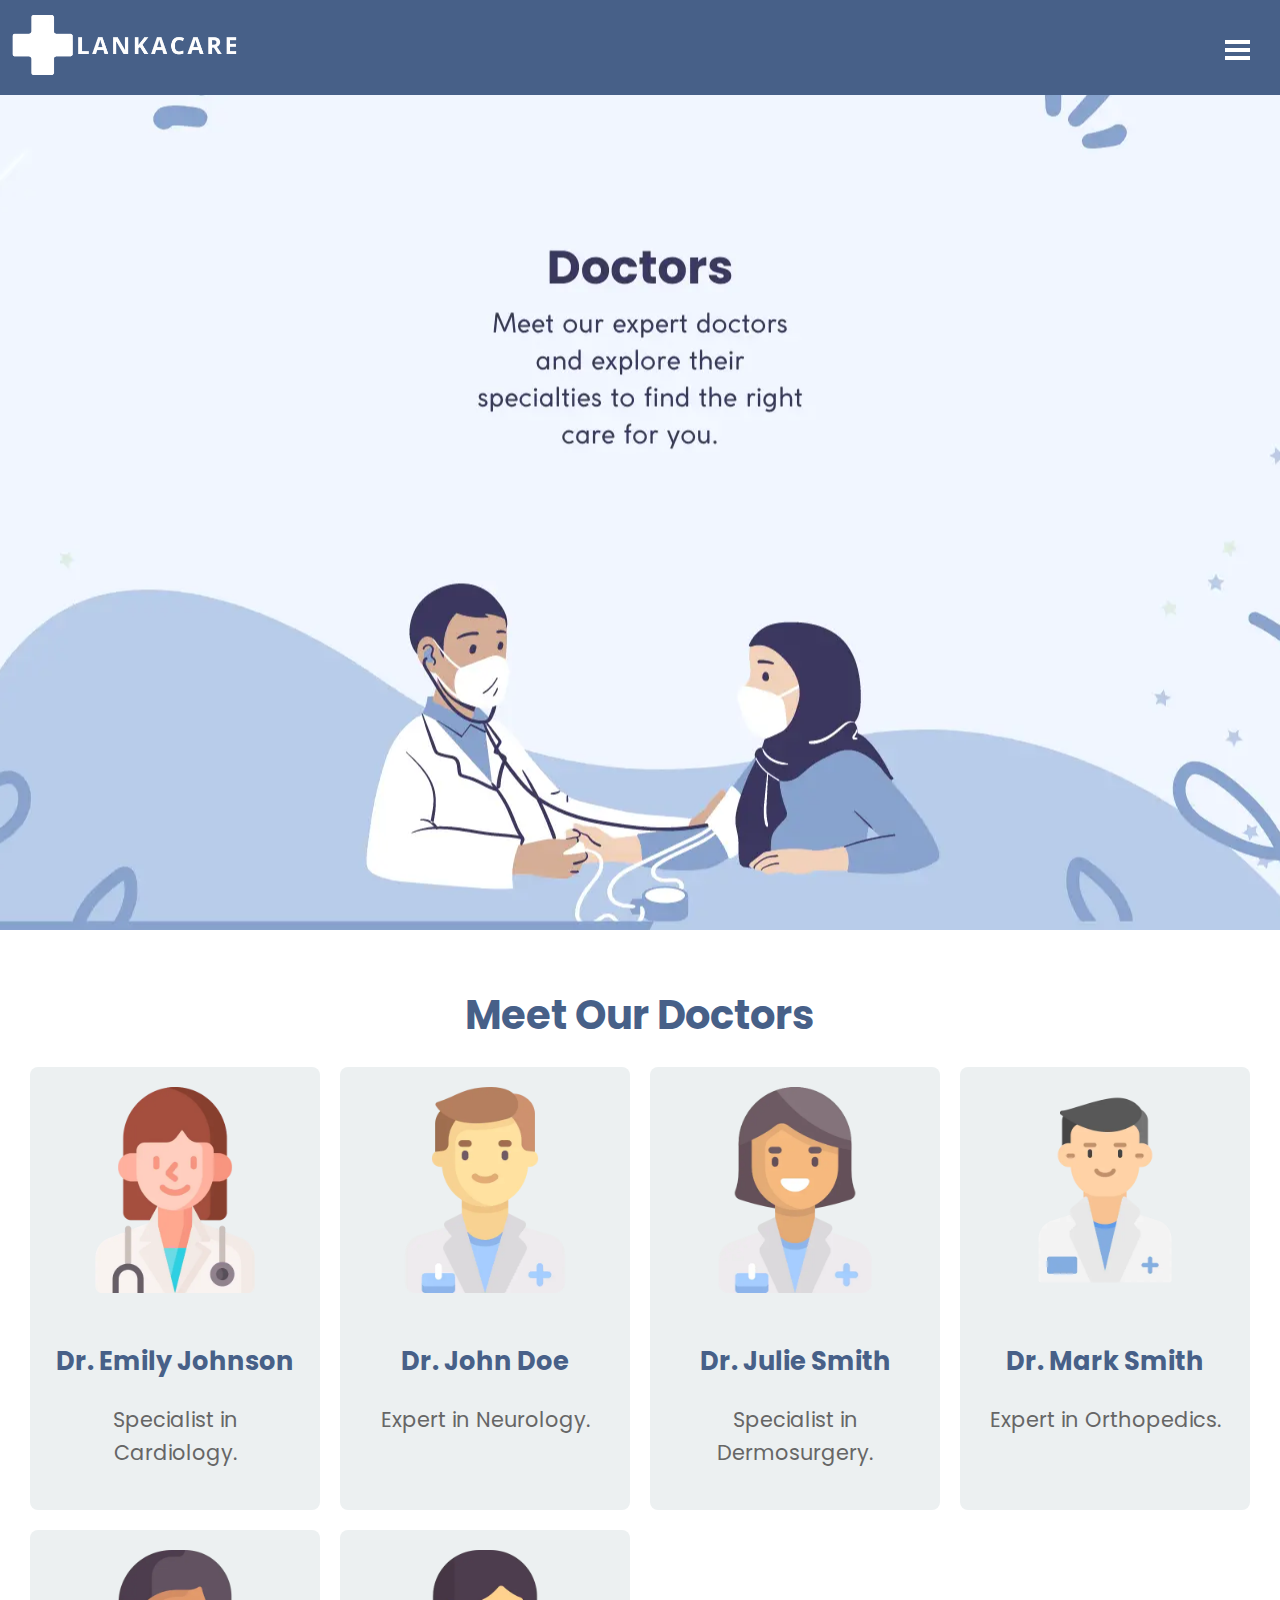
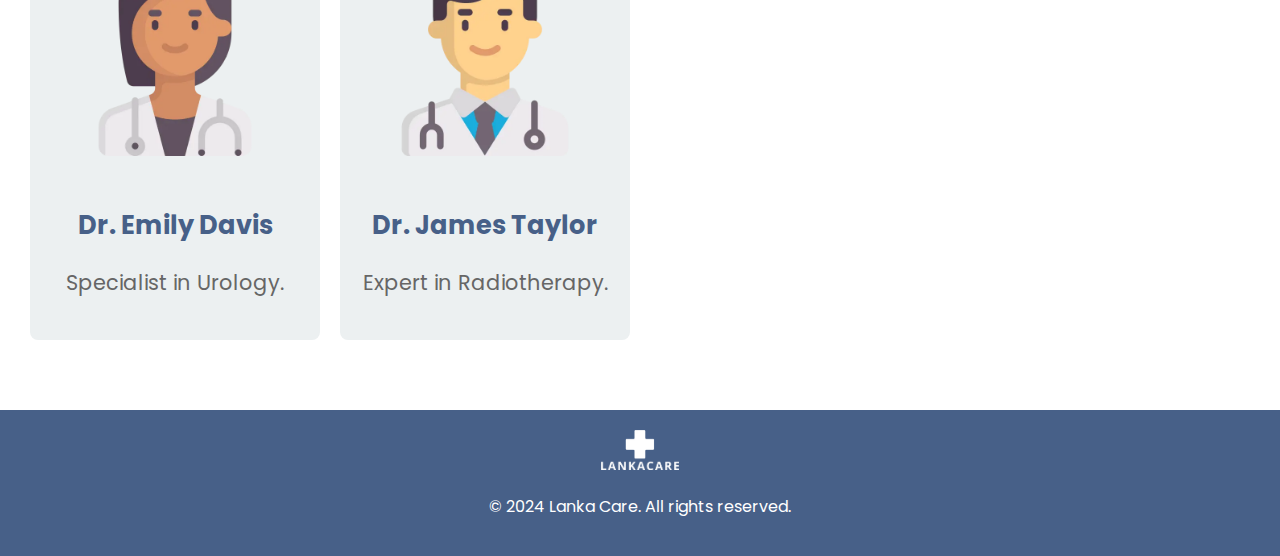
<file: doctors.html>
<!DOCTYPE html>
<html lang="en">
<head>
    <meta charset="UTF-8">
    <meta name="viewport" content="width=device-width, initial-scale=1.0">
    <title>Doctors - Lanka Care</title>
    <link rel="stylesheet" href="css/doctors.css">
    <link rel="stylesheet" href="css/global.css">
    <link rel="apple-touch-icon" sizes="180x180" href="./images/apple-touch-icon.png">
    <link rel="icon" type="image/png" sizes="32x32" href="./images/favicon-32x32.png">
    <link rel="icon" type="image/png" sizes="16x16" href="./images/favicon-16x16.png">
    <link rel="manifest" href="site.webmanifest">
    <link rel="preload" href="https://fonts.googleapis.com/css2?family=Poppins:wght@400;600;700&display=swap" as="style" onload="this.onload=null;this.rel='stylesheet'">
    <noscript>
        <link href="https://fonts.googleapis.com/css2?family=Poppins:wght@400;600;700&display=swap" rel="stylesheet">
    </noscript>
    <link rel="dns-prefetch" href="https://fonts.googleapis.com">
    <link rel="dns-prefetch" href="https://fonts.gstatic.com">
    <link rel="preconnect" href="https://fonts.googleapis.com">
    <link rel="preconnect" href="https://fonts.gstatic.com" crossorigin="anonymous">
</head>
<body>
    <!-- Header -->
    <header>
        <div class="logo">
            <a href="index.html">
                <img src="images/logo3trans.webp" alt="Logo">
            </a>
        </div>
        <input type="checkbox" id="menu-toggle" class="menu-toggle">
        <label for="menu-toggle" class="hamburger">
            <span></span>
            <span></span>
            <span></span>
        </label>
        <nav class="navbar">
            <ul>
                <li><a href="index.html">Home</a></li>
                <li><a href="about.html">About Us</a></li>
                <li><a href="services.html">Services</a></li>
                <li><a href="doctors.html"  class="active">Doctors</a></li>
                <li><a href="contact.html">Contact Us</a></li>
                <li><a href="appointment.html">Book an Appointment</a></li>
                <li><a href="medicines.html">Medicines</a></li>
                <li><a href="checkout.html" class="alwaysactive">Checkout</a></li>
            </ul>
        </nav>
    </header>
    
    <!-- Main Section -->
    <main>
        <!-- Hero Section -->
        <div class="hero">
        </div>
        
        <!-- Doctors Grid -->
        <section class="doctors">
            <h2>Meet Our Doctors</h2>
            <div class="doctors-grid">
                <div class="doctor-item">
                    <img src="images/doc1.webp" alt="Doctor 1">
                    <h3>Dr. Emily Johnson</h3>
                    <p>Specialist in Cardiology.</p>
                </div>
                <div class="doctor-item">
                    <img src="images/doc2.webp" alt="Doctor 2">
                    <h3>Dr. John Doe</h3>
                    <p>Expert in Neurology.</p>
                </div>
                <div class="doctor-item">
                    <img src="images/doc3.webp" alt="Doctor 3">
                    <h3>Dr. Julie Smith</h3>
                    <p>Specialist in Dermosurgery.</p>
                </div>
                <div class="doctor-item">
                    <img src="images/doc4.webp" alt="Doctor 4">
                    <h3>Dr. Mark Smith</h3>
                    <p>Expert in Orthopedics.</p>
                </div>
                <div class="doctor-item">
                    <img src="images/doc5.webp" alt="Doctor 5">
                    <h3>Dr. Emily Davis</h3>
                    <p>Specialist in Urology.</p>
                </div>
                <div class="doctor-item">
                    <img src="images/doc6.webp" alt="Doctor 6">
                    <h3>Dr. James Taylor</h3>
                    <p>Expert in Radiotherapy.</p>
                </div>
            </div>
        </section>
    </main>

    <!-- Footer -->
    <div class="footer">
        <img src="images/logo4trans.webp" alt="Lanka Care Logo" class="footer-logo">
        <p>&copy; 2024 Lanka Care. All rights reserved.</p>
    </div>
</body>
</html>
</file>
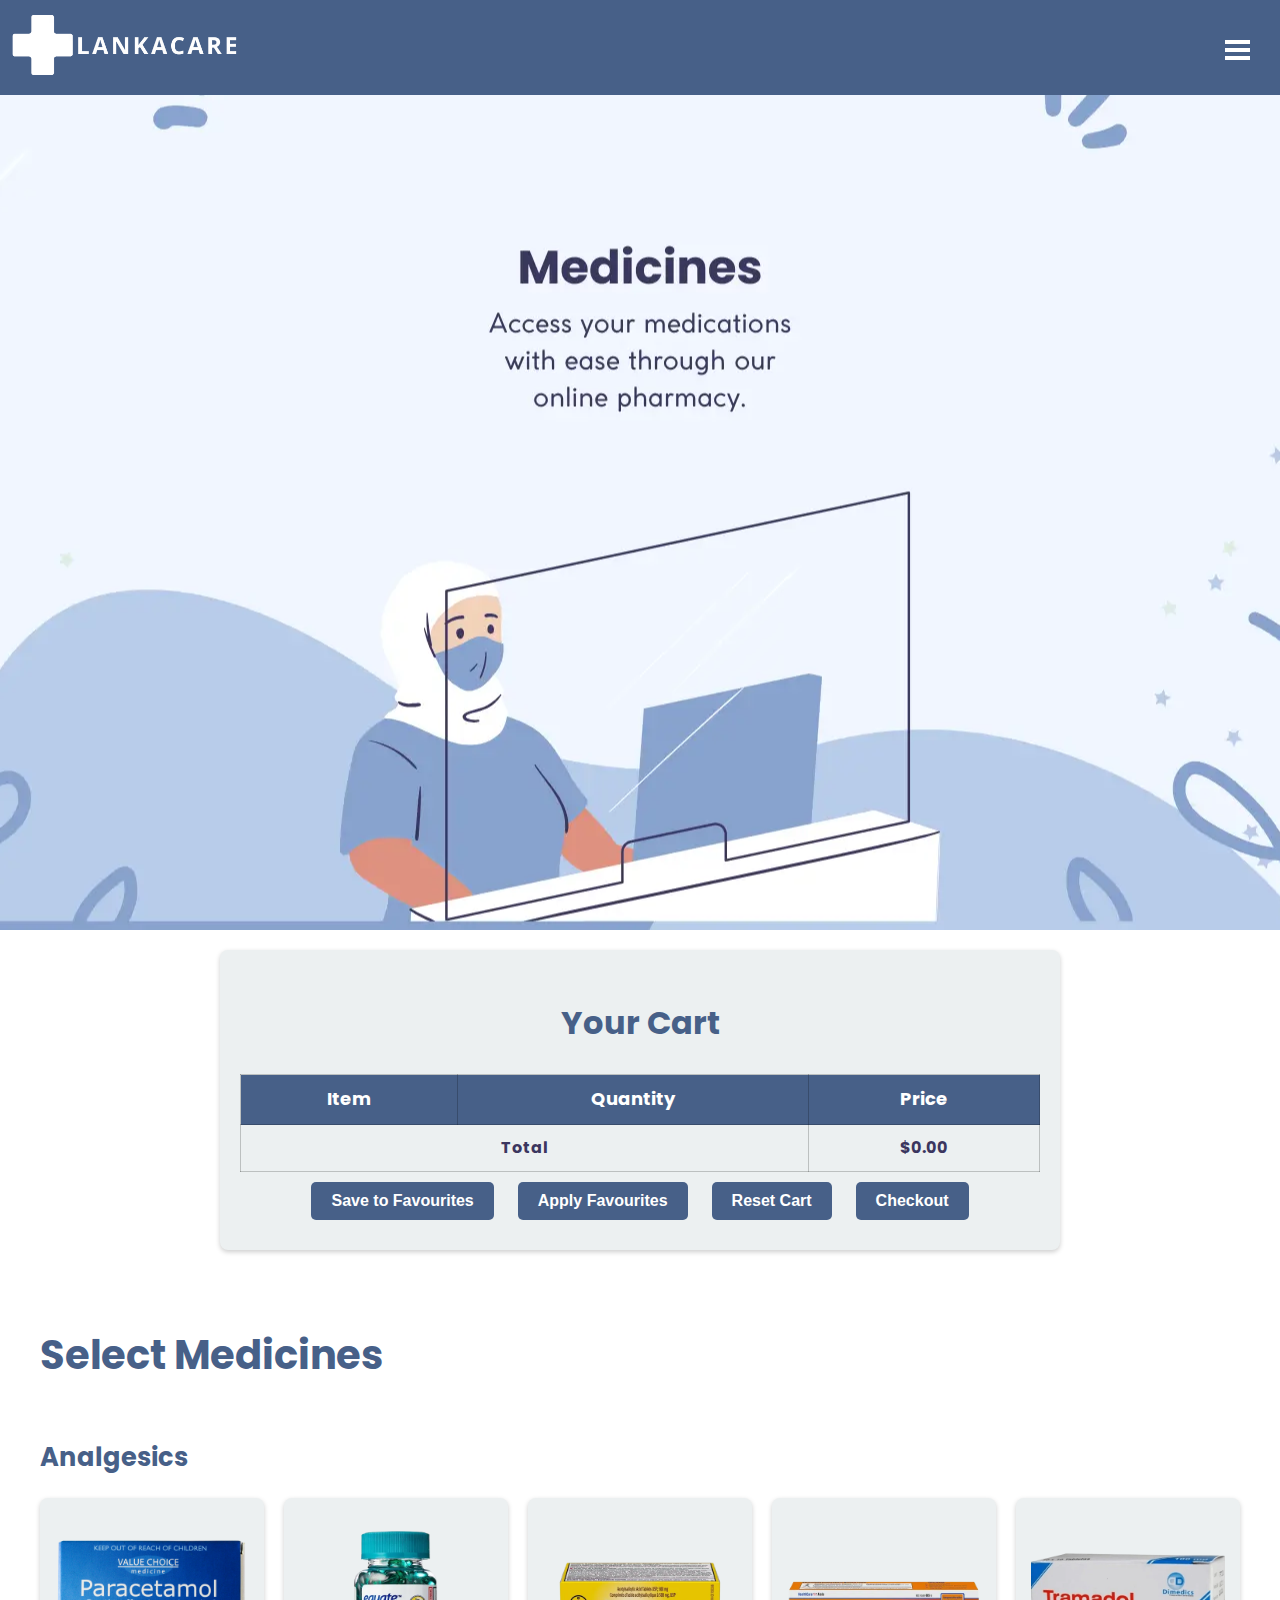
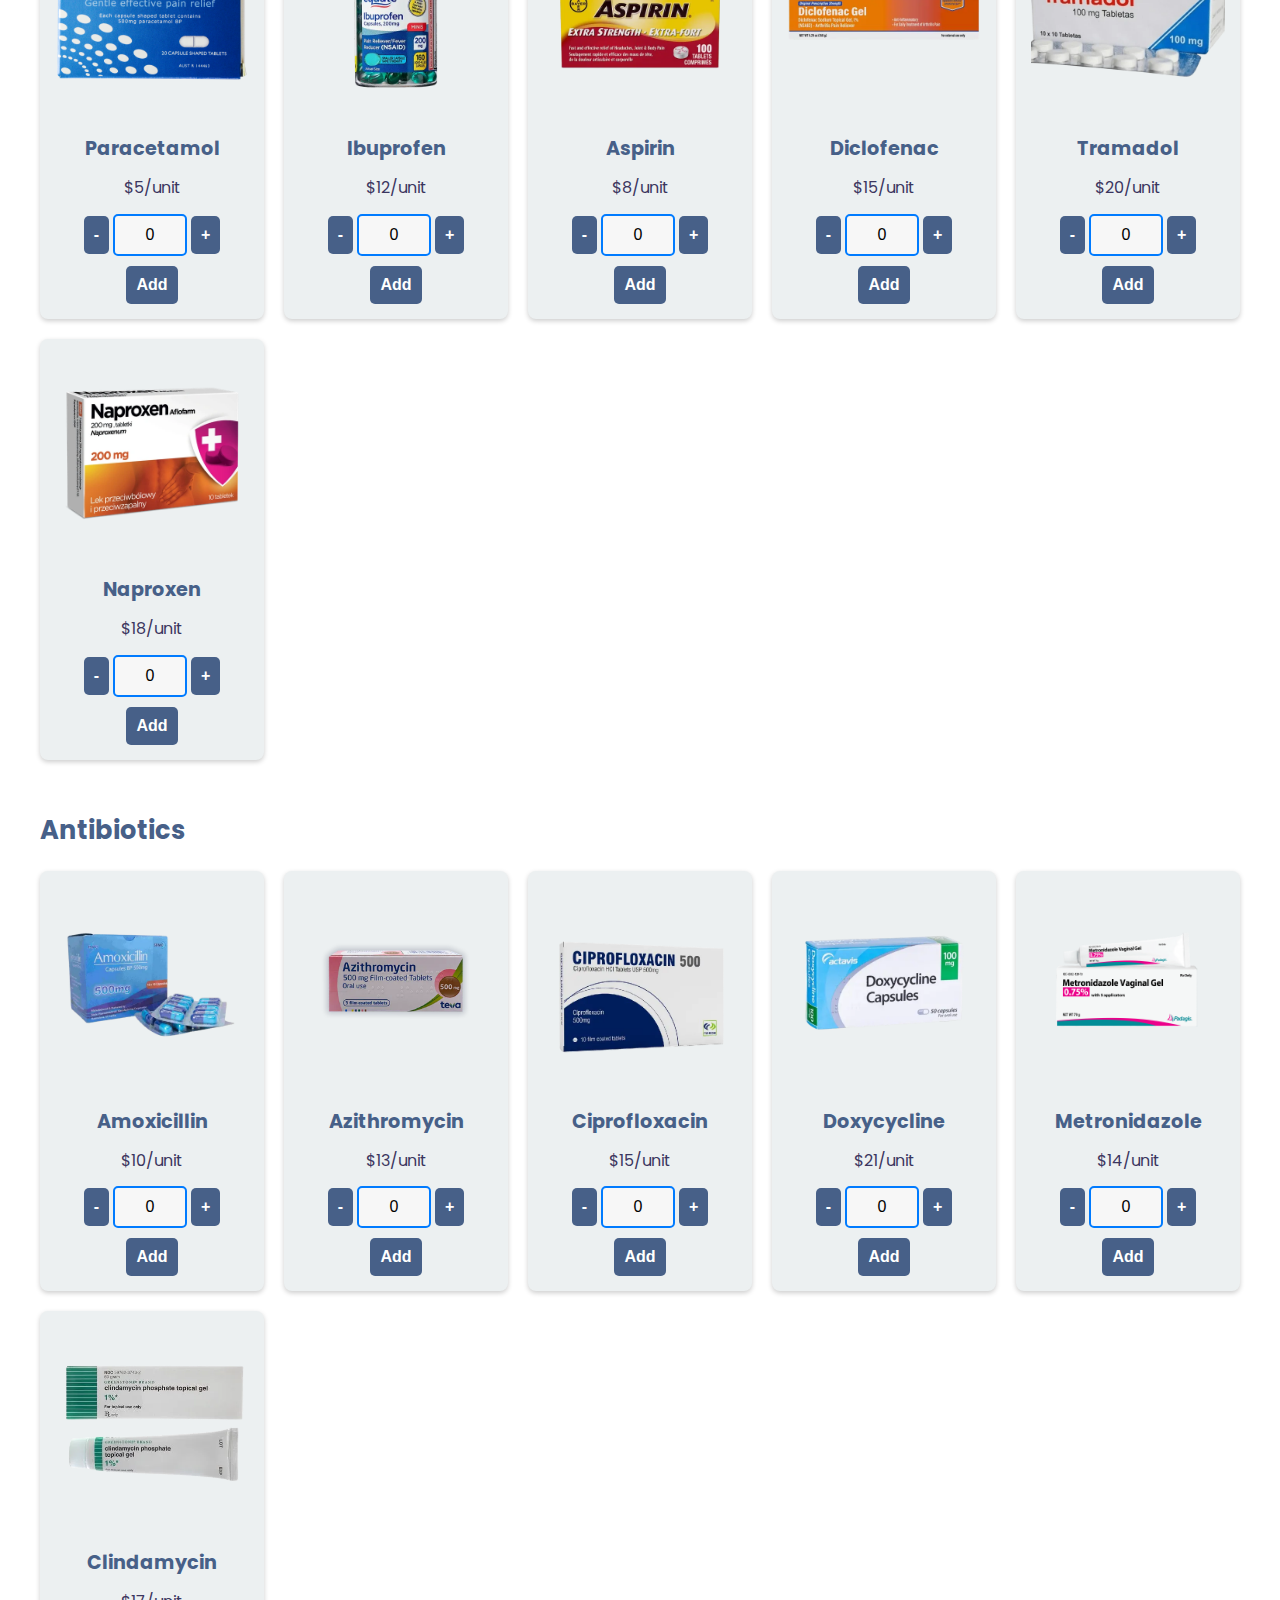
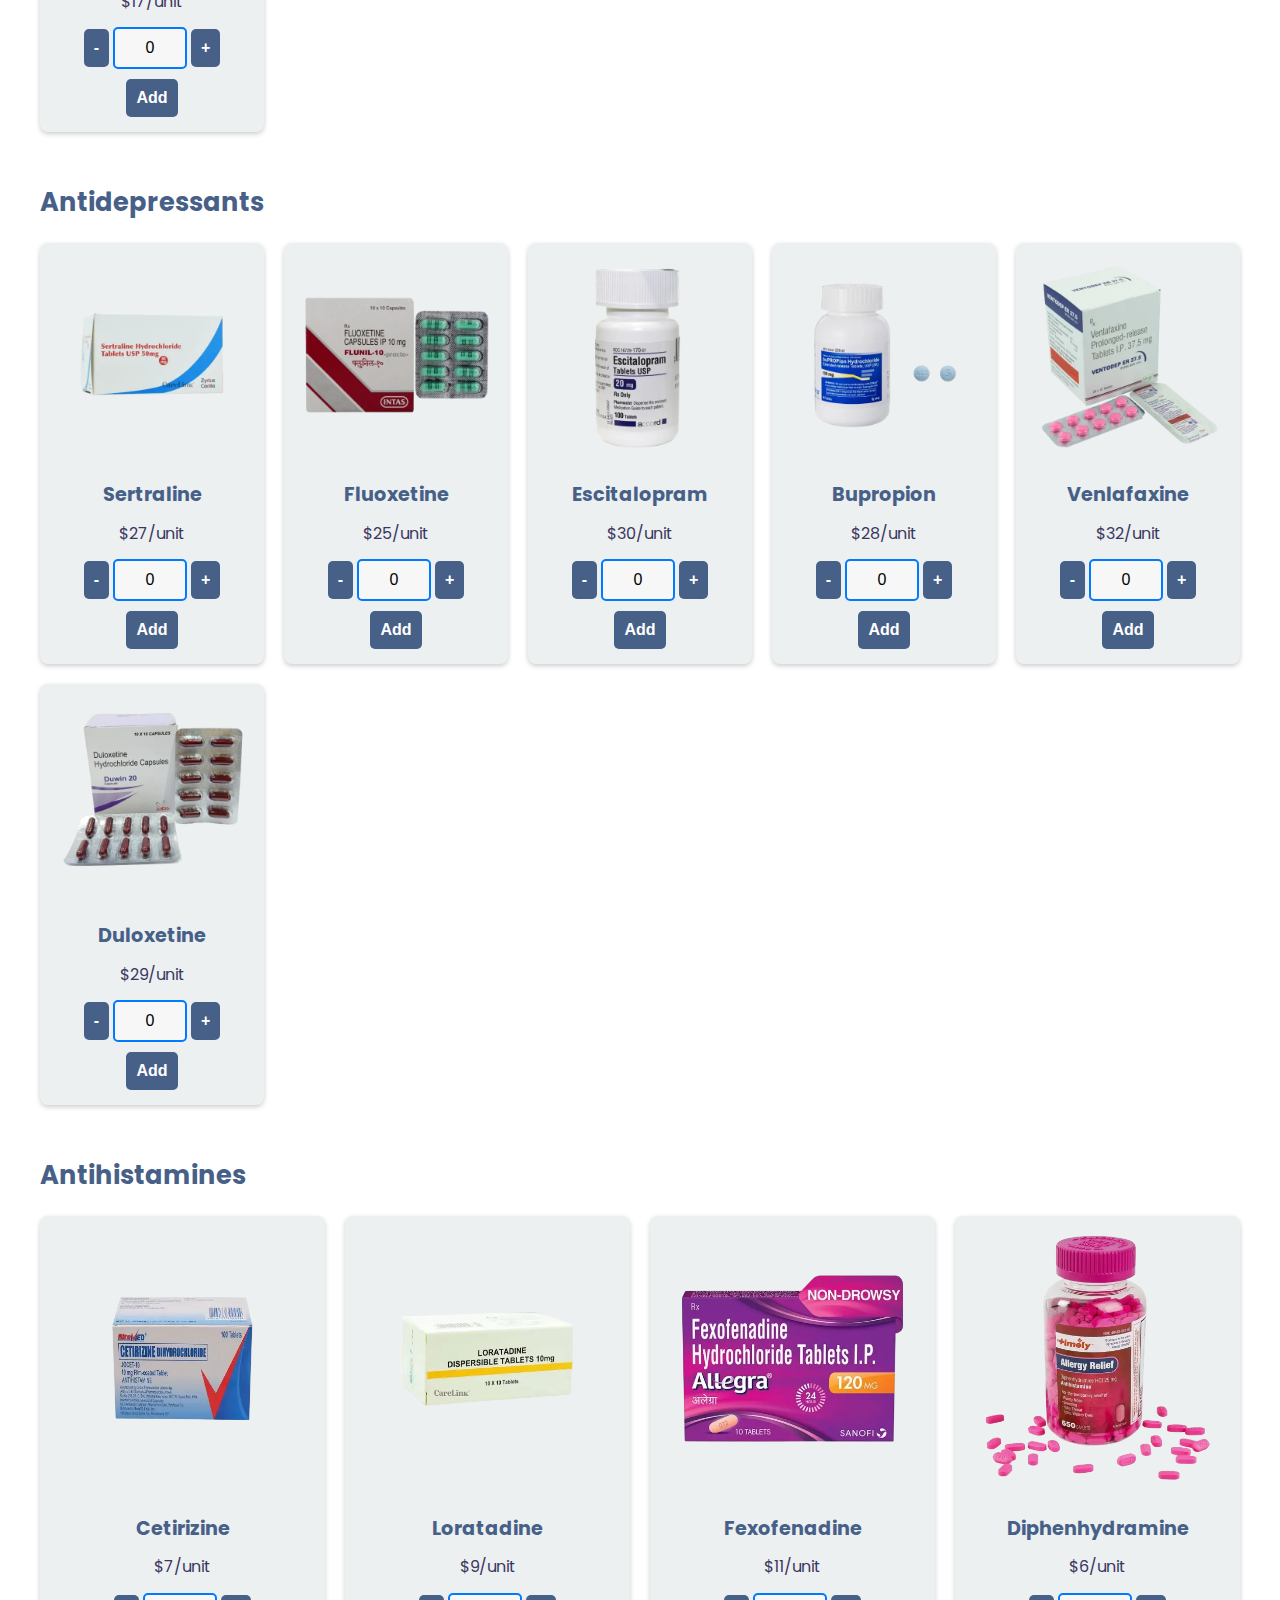
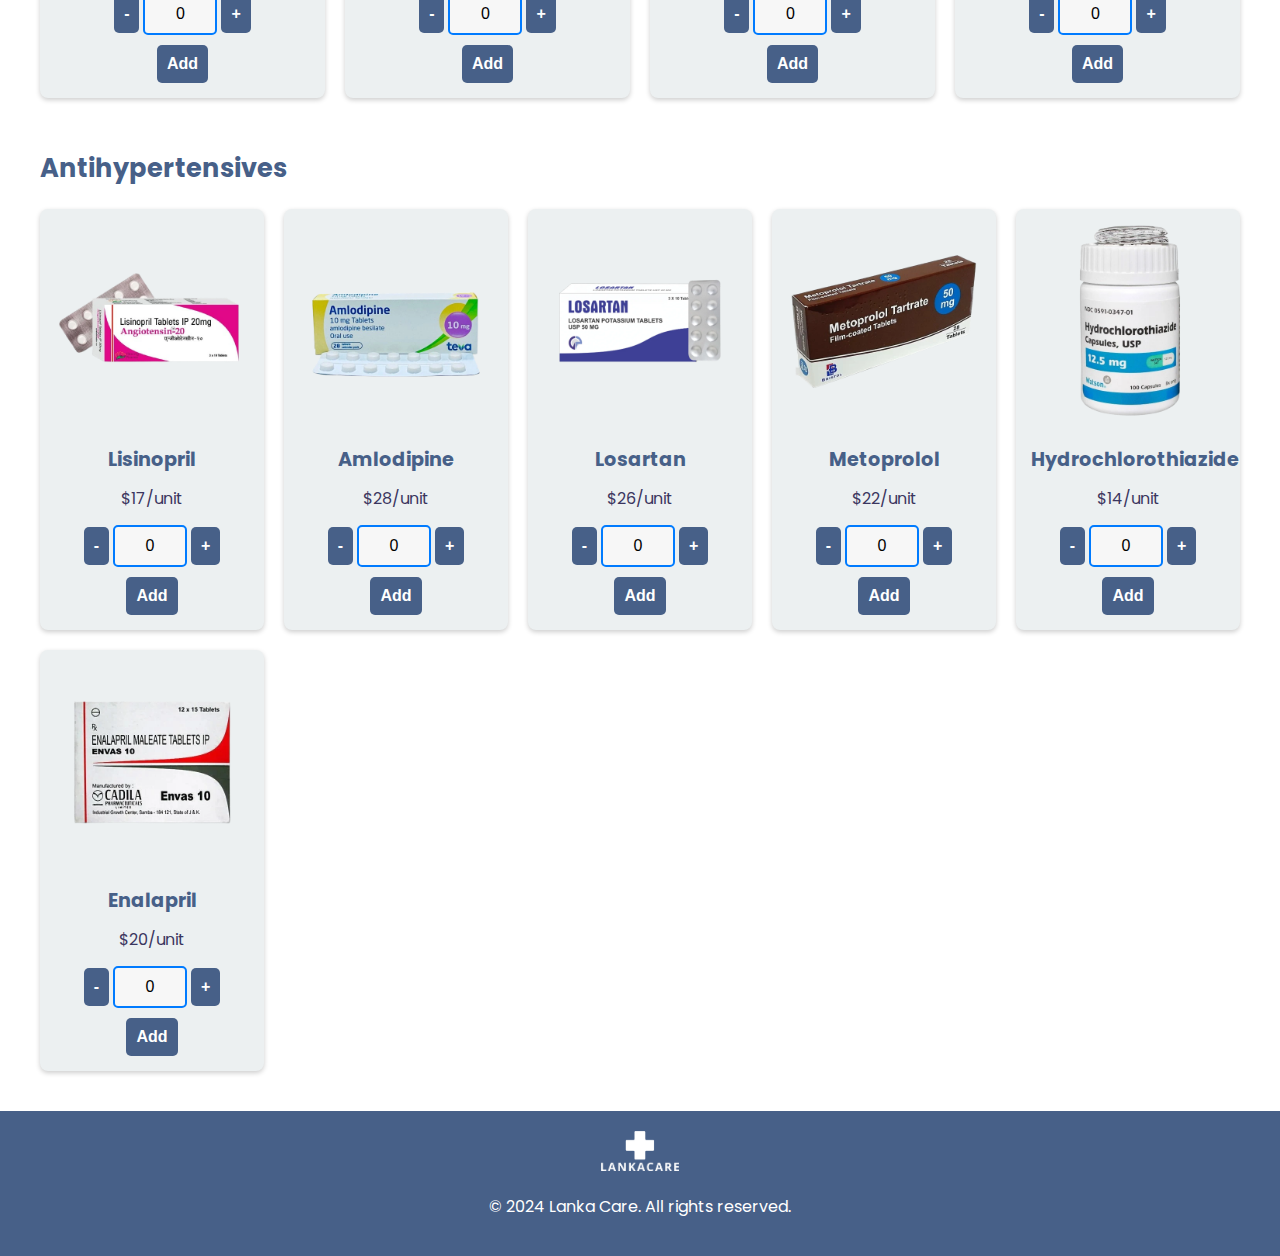
<file: medicines.html>
<!DOCTYPE html>
<html lang="en">
<head>
    <meta charset="UTF-8">
    <meta name="viewport" content="width=device-width, initial-scale=1.0">
    <title>Medicines - Lanka Care</title>
    <link rel="stylesheet" href="css/medicines.css">
    <link rel="stylesheet" href="css/global.css">
    <link rel="apple-touch-icon" sizes="180x180" href="./images/apple-touch-icon.png">
    <link rel="icon" type="image/png" sizes="32x32" href="./images/favicon-32x32.png">
    <link rel="icon" type="image/png" sizes="16x16" href="./images/favicon-16x16.png">
    <link rel="manifest" href="site.webmanifest">
    <link rel="preload" href="https://fonts.googleapis.com/css2?family=Poppins:wght@400;600;700&display=swap" as="style" onload="this.onload=null;this.rel='stylesheet'">
    <noscript>
        <link href="https://fonts.googleapis.com/css2?family=Poppins:wght@400;600;700&display=swap" rel="stylesheet">
    </noscript>
    <link rel="dns-prefetch" href="https://fonts.googleapis.com">
    <link rel="dns-prefetch" href="https://fonts.gstatic.com">
    <link rel="preconnect" href="https://fonts.googleapis.com">
    <link rel="preconnect" href="https://fonts.gstatic.com" crossorigin="anonymous">
</head>
<body>
    <!-- Header -->
    <header>
        <div class="logo">
            <a href="index.html">
                <img src="images/logo3trans.webp" alt="Logo">
            </a>
        </div>
        <input type="checkbox" id="menu-toggle" class="menu-toggle">
        <label for="menu-toggle" class="hamburger">
            <span></span>
            <span></span>
            <span></span>
        </label>
        <nav class="navbar">
            <ul>
                <li><a href="index.html">Home</a></li>
                <li><a href="about.html">About Us</a></li>
                <li><a href="services.html">Services</a></li>
                <li><a href="doctors.html">Doctors</a></li>
                <li><a href="contact.html">Contact Us</a></li>
                <li><a href="appointment.html">Book an Appointment</a></li>
                <li><a href="medicines.html" class="active">Medicines</a></li>
                <li><a href="checkout.html" class="alwaysactive">Checkout</a></li>
            </ul>
        </nav>
    </header>

    <!-- Main Section -->
    <main>
        <!-- Hero Section -->
        <div class="hero">
        </div>

        <!-- Cart Section -->
        <section class="cart">
            <h2>Your Cart</h2>
            <table>
                <thead>
                    <tr>
                        <th>Item</th>
                        <th>Quantity</th>
                        <th>Price</th>
                    </tr>
                </thead>
                <tbody id="cart-items"></tbody>
                <tfoot>
                    <tr>
                        <td colspan="2">Total</td>
                        <td id="total-price">$0</td>
                    </tr>
                </tfoot>
            </table>
            <div class="actions">
                <button onclick="saveToFavourites()">Save to Favourites</button>
                <button onclick="applyFavourites()">Apply Favourites</button>
                <button onclick="resetCart()">Reset Cart</button>
                <button onclick="proceedToCheckout()">Checkout</button>
            </div>
        </section>     

        <!-- Medicines Section -->
        <section class="categories">
            <h2>Select Medicines</h2>
            <div id="medicine-container">
                <!-- Catogories and medicines will be dynamically loaded here-->
            </div>
        </section>        

    </main>

    <!-- Footer -->
    <div class="footer">
        <img src="images/logo4trans.webp" alt="Lanka Care Logo" class="footer-logo">
        <p>&copy; 2024 Lanka Care. All rights reserved.</p>
    </div>

    <script src="scripts/order.js" defer></script>
</body>
</html>
</file>
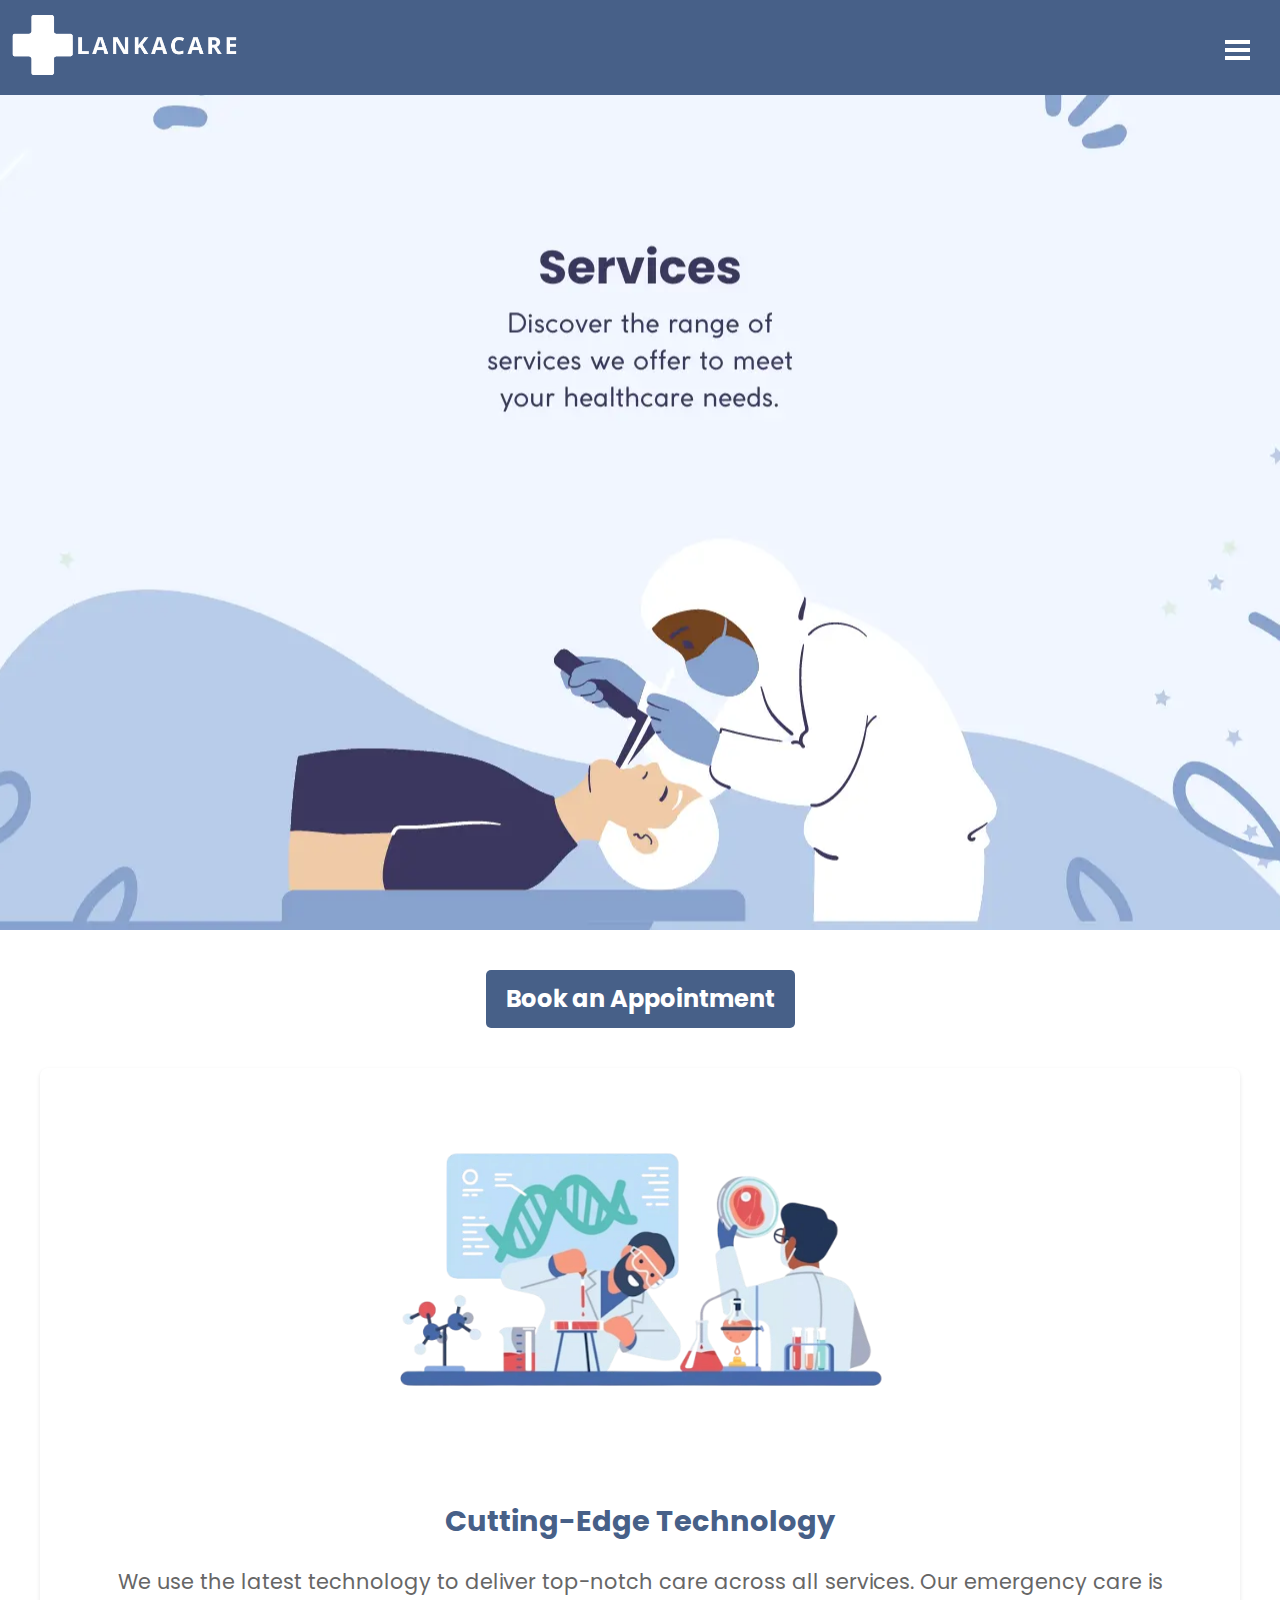
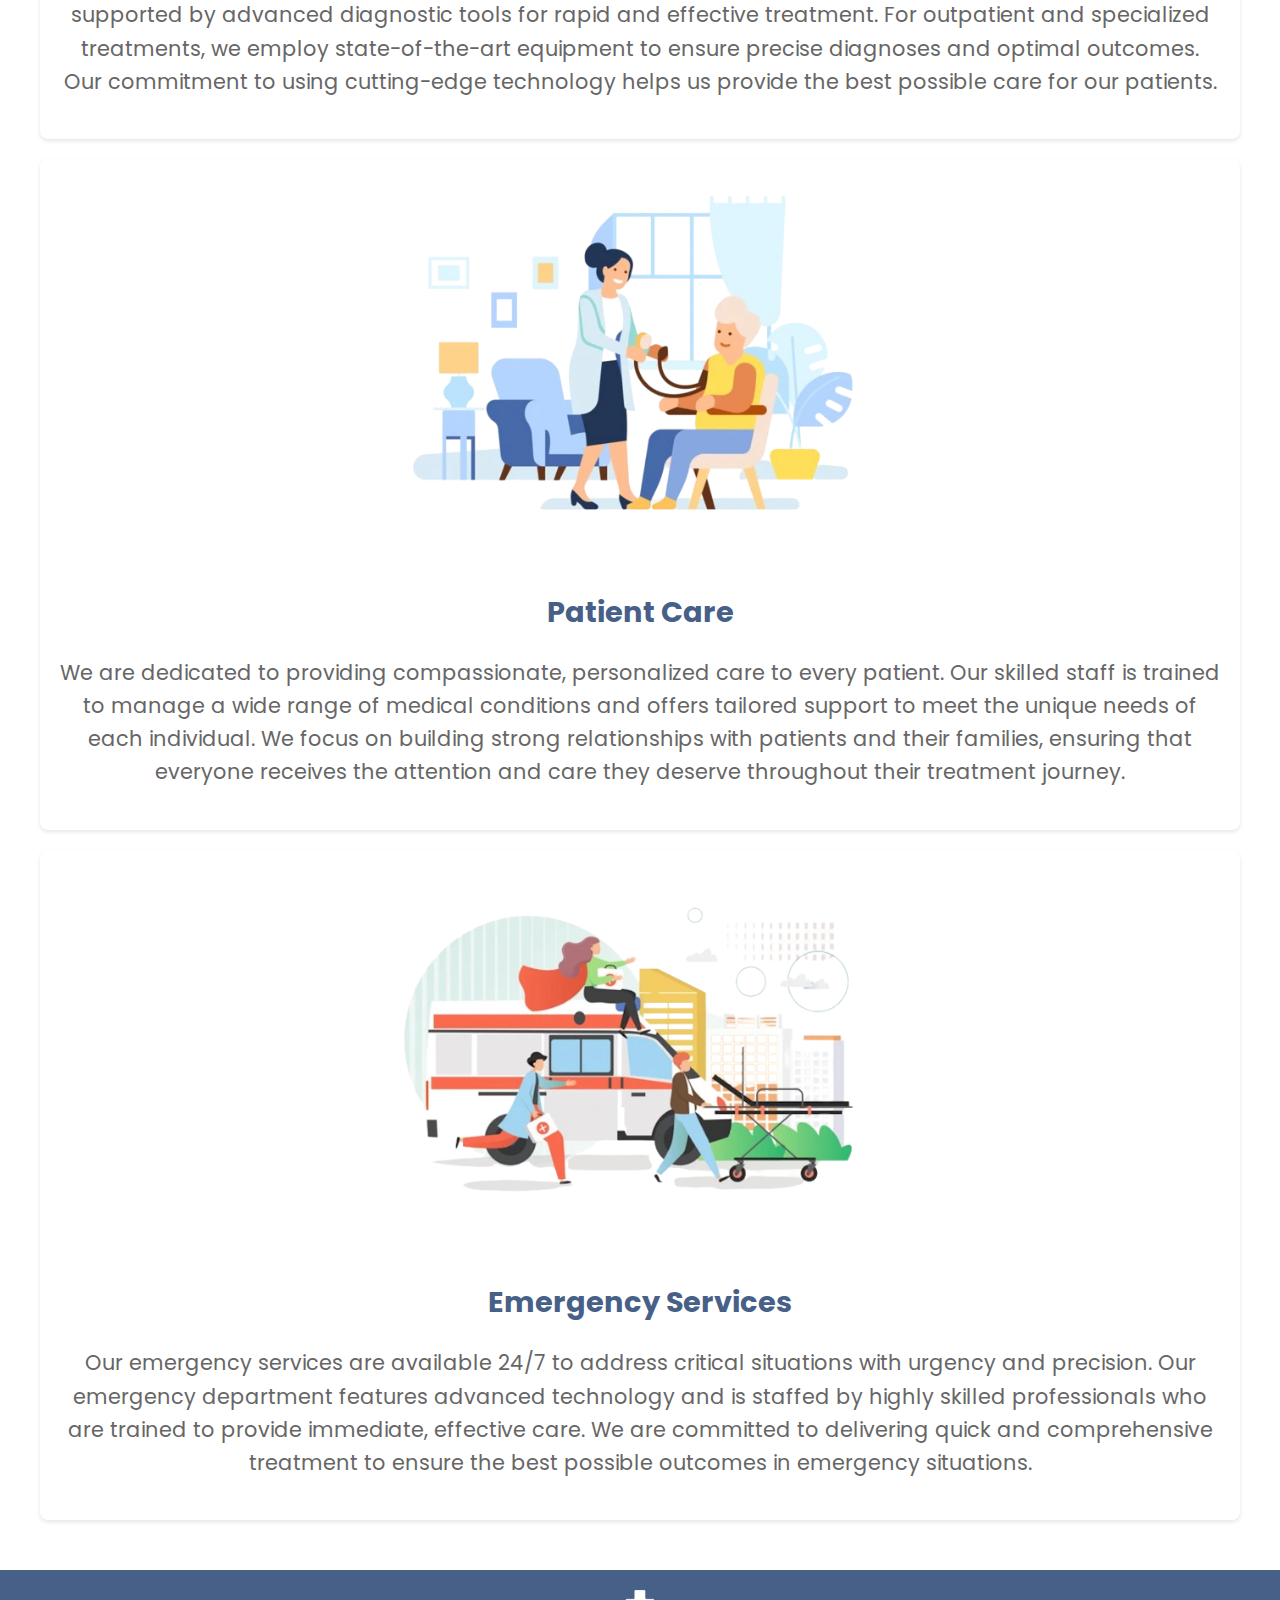
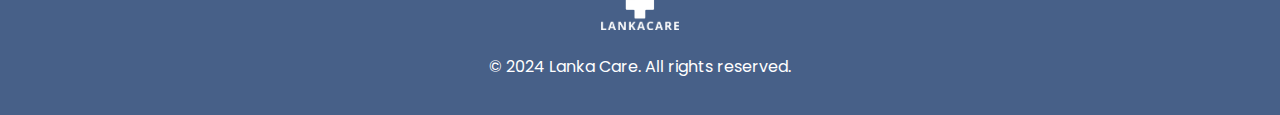
<file: services.html>
<!DOCTYPE html>
<html lang="en">
<head>
    <meta charset="UTF-8">
    <meta name="viewport" content="width=device-width, initial-scale=1.0">
    <title>Services - Lanka Care</title>
    <link rel="stylesheet" href="css/services.css">
    <link rel="stylesheet" href="css/global.css">
    <link rel="apple-touch-icon" sizes="180x180" href="./images/apple-touch-icon.png">
    <link rel="icon" type="image/png" sizes="32x32" href="./images/favicon-32x32.png">
    <link rel="icon" type="image/png" sizes="16x16" href="./images/favicon-16x16.png">
    <link rel="manifest" href="site.webmanifest">
    <link rel="preload" href="https://fonts.googleapis.com/css2?family=Poppins:wght@400;600;700&display=swap" as="style" onload="this.onload=null;this.rel='stylesheet'">
    <noscript>
        <link href="https://fonts.googleapis.com/css2?family=Poppins:wght@400;600;700&display=swap" rel="stylesheet">
    </noscript>
    <link rel="dns-prefetch" href="https://fonts.googleapis.com">
    <link rel="dns-prefetch" href="https://fonts.gstatic.com">
    <link rel="preconnect" href="https://fonts.googleapis.com">
    <link rel="preconnect" href="https://fonts.gstatic.com" crossorigin="anonymous">
</head>
<body>
    <!-- Header -->
    <header>
        <div class="logo">
            <a href="index.html">
                <img src="images/logo3trans.webp" alt="Logo">
            </a>
        </div>
        <input type="checkbox" id="menu-toggle" class="menu-toggle">
        <label for="menu-toggle" class="hamburger">
            <span></span>
            <span></span>
            <span></span>
        </label>
        <nav class="navbar">
            <ul>
                <li><a href="index.html">Home</a></li>
                <li><a href="about.html">About Us</a></li>
                <li><a href="services.html" class="active">Services</a></li>
                <li><a href="doctors.html">Doctors</a></li>
                <li><a href="contact.html">Contact Us</a></li>
                <li><a href="appointment.html">Book an Appointment</a></li>
                <li><a href="medicines.html">Medicines</a></li>
                <li><a href="checkout.html" class="alwaysactive">Checkout</a></li>
            </ul>
        </nav>
    </header>

    <!-- Main Section -->
    <main>
        <!-- Hero Section -->
        <div class="hero">
        </div>

        <!-- Introduction Section -->
        <div class="intro">
            <!-- Registration Link -->
            <a href="appointment.html" class="register-link">Book an Appointment</a>
        </div>

        <!-- Services Flex -->
        <section class="services">
            <div class="services-grid">
                <div class="service-item">
                    <img src="images/image2.webp" alt="Service 1">
                    <h3>Cutting-Edge Technology</h3>
                    <p>We use the latest technology to deliver top-notch care across all services. Our emergency care is supported by advanced diagnostic tools for rapid and effective treatment. For outpatient and specialized treatments, we employ state-of-the-art equipment to ensure precise diagnoses and optimal outcomes. Our commitment to using cutting-edge technology helps us provide the best possible care for our patients.</p>
                </div>
                <div class="service-item">
                    <img src="images/image3.webp" alt="Service 2">
                    <h3>Patient Care</h3>
                    <p>We are dedicated to providing compassionate, personalized care to every patient. Our skilled staff is trained to manage a wide range of medical conditions and offers tailored support to meet the unique needs of each individual. We focus on building strong relationships with patients and their families, ensuring that everyone receives the attention and care they deserve throughout their treatment journey.</p>
                </div>
                <div class="service-item">
                    <img src="images/image4.webp" alt="Service 3">
                    <h3>Emergency Services</h3>
                    <p>Our emergency services are available 24/7 to address critical situations with urgency and precision. Our emergency department features advanced technology and is staffed by highly skilled professionals who are trained to provide immediate, effective care. We are committed to delivering quick and comprehensive treatment to ensure the best possible outcomes in emergency situations.</p>
                </div>
            </div>
        </section>
    </main>

    <!-- Footer -->
    <div class="footer">
        <img src="images/logo4trans.webp" alt="Lanka Care Logo" class="footer-logo">
        <p>&copy; 2024 Lanka Care. All rights reserved.</p>
    </div>
</body>
</html>
</file>
<file: css/index.css>
/* Hero Section */
.hero {
    position: relative;
    height: 835px;
    width: auto;
    background-image: url('../images/1.webp');
    background-position: center;
    display: flex;
    align-items: center;
    justify-content: center;
    animation: fadeIn 1s ease-in-out; /* Fade-in animation */
}

/* Services Flexbox Styles */
.services {
    padding: 0px 20px; 
    margin-bottom: 50px;
    animation: fadeIn 1.2s ease-in-out; /* Fade-in animation */
}

.services-flex {
    display: flex;
    flex-wrap: wrap;
    gap: 20px;
    justify-content: center;
    max-width: 100%; 
    margin: 0 auto;
}

.service-item {
    padding: 20px;
    margin: 20px; 
    border-radius: 8px;
    text-align: center;
    transition: transform 0.3s ease, box-shadow 0.3s ease;
    flex: 1 1 calc(100% - 40px);
    box-sizing: border-box;
    background-color: #fff;
    box-shadow: 0 2px 4px rgba(0, 0, 0, 0.1);
    animation: fadeIn 1.3s ease-in-out; /* Fade-in for each service */
}

.service-item img {
    height: auto;
    width: 100%; 
    max-width: 500px; 
    border-radius: 8px;
    margin-bottom: 15px;
}

.service-item h3 {
    font-size: 1.8em;
    font-weight: 700;
    color: var(--primary-color);
    margin-bottom: 10px;
}

.service-item p {
    font-size: 1.3em;
    color: #666;
}

/* List Section Styles */
.list-section {
    margin-bottom: 50px;
    text-align: center;
    animation: fadeIn 1.4s ease-in-out; /* Fade-in animation */
}

.list-section h2 {
    text-align: center;
    font-size: 2em;
    font-weight: 700;
    color: var(--primary-color);
    margin-bottom: 20px;
}

.list-section ul, .list-section ol {
    padding: 0;
    list-style-position: inside; 
    display: inline-block;
    text-align: center;
    max-width: 600px;
    margin: 0 auto;
    font-size: 1.2em;
    font-weight: 600;
    line-height: 1.6;
}

.list-section ul li, .list-section ol li {
    margin-bottom: 10px;
    color: #444;
}

/* Doctors Grid Styles */
.doctors {
    padding: 20px 30px;
    margin-bottom: 50px;
    animation: fadeIn 1.5s ease-in-out; /* Fade-in animation */
}

.doctors h2 {
    text-align: center;
    font-size: 2.5em;
    font-weight: 800;
    color: var(--primary-color);
    margin-bottom: 20px;
}

.doctors-grid {
    display: grid;
    grid-template-columns: repeat(auto-fit, minmax(250px, 1fr)); /* Create as many columns as fit, with each column at least 250px wide, but flexible to grow */
    gap: 20px;
}

.doctor-link {
    text-decoration: none;
    color: inherit;
}

.doctor-item {
    background-color: var(--card-background-color);
    padding: 20px;
    border-radius: 8px;
    text-align: center;
    transition: transform 0.3s ease, box-shadow 0.3s ease;
}

.doctor-item:hover {
    transform: scale(1.05);
    box-shadow: 0 4px 8px var(--shadow-color);
}

.doctor-item img {
    height: 206px;
    width: 206px;
    border-radius: 8px;
    margin-bottom: 15px;
}

.doctor-item h3 {
    font-size: 1.6em;
    font-weight: 700;
    color: var(--primary-color);
    margin-bottom: 10px;
}

.doctor-item p {
    font-size: 1.3em;
    color: #666;
}

/* Media Queries for Responsive Styling */
@media (max-width: 540px) {
    .sub-section h2 {
        font-size: 1.7em;
    }
    
    .sub-section p {
        font-size: 1.2em;
    }

    .list-section h2 {
        font-size: 1.7em;
    }

    .list-section ul, .list-section ol {
        font-size: 1.2em;
    }

    .doctors h2 {
        font-size: 2.1em;
    }

    .doctor-item h3 {
        font-size: 1.4em;
    }

    .doctor-item p {
        font-size: 1.2em;
    }
}
</file>
<file: css/global.css>
/* Root Variables */ 
:root {
    --primary-color: #476088;
    --secondary-color: #ffffff;
    --text-color: #3B365F;
    --text-color2: hsl(204, 97%, 59%);
    --hover-text-color: #0982d3;
    --card-background-color: #ecf0f1;
    --shadow-color: rgba(0, 0, 0, 0.2);
}

/* Animation Keyframes */
@keyframes fadeIn {
    from {
        opacity: 0;
        transform: translateY(20px);
    }
    to {
        opacity: 1;
        transform: translateY(0);
    }
}

@keyframes hoverScale {
    from {
        transform: scale(1);
    }
    to {
        transform: scale(1.05);
    }
}

/* General Styles */
body {
    font-family: "poppins", sans-serif;
    margin: 0;
    padding: 0;
    color: var(--text-color);
    background-color: var(--secondary-color);
    line-height: 1.6;
}

/* Header Styles */
header {
    background-color: var(--primary-color);
    display: flex;
    align-items: center;
    padding-bottom: 10px;
    padding-top: 15px;
    justify-content: space-between; 
    position: fixed; /* Fix header to the top */
    width: 100%; 
    top: 0; 
    z-index: 1000; /* Ensure header stays on top */
    font-size: larger;
}

/* Logo Styles */
.logo img {
    height: 60px; 
}

/* Navbar Styles */
.navbar {
    position: absolute;
    right: 0; 
    margin-right: 30px; 
}

.navbar ul {
    list-style: none;
    margin: 0;
    padding: 0;
    display: flex;
}

.navbar ul li {
    margin-left: 10px;
}

.navbar ul li a {
    text-decoration: none;
    color: var(--secondary-color);
    font-weight: bold;
    padding: 10px 16px;
    border-radius: 8px;
    transition: background-color 0.3s;
    white-space: nowrap; 
}

.navbar ul li a:hover {
    background-color: var(--secondary-color);
    color: var(--hover-text-color);
}

nav ul li a.active {
    background-color: var(--secondary-color);
    color: var(--text-color);
}

nav ul li a.alwaysactive {
    background-color: var(--text-color);
    color: var(--secondary-color);
}

/* Main Section */
main {
    margin-top: 95px; 
}

/* Introduction Section */
.intro {
    margin: 20px;
    text-align: center; /* Center text and inline elements */
}

.intro h1 {
    font-family: "poppins", sans-serif;
    font-weight: 800;
    font-size: 3em;
    color: var(--text-color);
    animation: fadeIn 2s ease-out;
}

.intro p {
    font-family: "poppins", sans-serif;
    font-size: 1.7em;
    font-weight: 800;
    color: var(--text-color)
}

/* Footer Styles */
.footer {
    background-color: var(--primary-color);
    padding: 20px 30px;
    text-align: center;
}

.footer p {
    color: var(--secondary-color);
}

.footer-content {
    display: flex;
    flex-direction: column;
    align-items: center;
    gap: 10px;
}

.footer-logo {
    height: 40px; 
}

/* Responsive Styles - Mobile Only */
@media (max-width: 1450px) {
    
    /* Navbar adjustments for mobile */
    .navbar {
        position: static;
        transform: none;
        order: 1; 
    }

    .navbar ul {
        flex-direction: column;
        display: none;
        width: 100%;
        background-color: var(--secondary-color);
        position: absolute;
        top: 100%;
        left: 0;
        box-shadow: 0 2px 4px var(--shadow-color);
        z-index: 1001; /* Ensure menu is above content */
    }

    .navbar ul li {
        margin: 0;
        text-align: center;
    }

    .navbar ul li a {
        display: block;
        padding: 20px;
    }

    /* Hamburger Menu Styles */
    .menu-toggle {
        display: none;
    }

    .hamburger {
        display: flex; /* Show hamburger on mobile only */
        flex-direction: column;
        cursor: pointer;
        position: absolute;
        right: 30px; /* Position hamburger */
        z-index: 1002; /* Ensure hamburger is above content */
    }

    .hamburger span {
        width: 25px;
        height: 4px;
        background-color: var(--secondary-color);
        margin: 2px 0;
        transition: 0.4s;
    }

    /* Toggle menu visibility when hamburger is clicked */
    .menu-toggle:checked + .hamburger + .navbar ul {
        display: flex;
        background-color: var(--primary-color);
    }

    /* Animation for hamburger */
    .hamburger span {
        background-color: var(--secondary-color); 
    }
}

/* Hide checkbox in desktop view */
@media (min-width: 1270px) {
    .menu-toggle {
        display: none; /* Hide checkbox on desktop */
    }
}
</file>
<file: css/about.css>
/* Hero Section */
.hero {
    position: relative;
    height: 835px;
    width: auto;
    background-image: url('../images/2.webp');
    background-position: center;
    background-repeat: no-repeat;
    display: flex;
    align-items: center;
    justify-content: center;
    animation: fadeIn 1s ease-in-out; /* Fade-in animation */
}

/* Branches Section */
.branches {
    margin: 20px;
    text-align: center;
    animation: fadeIn 1.2s ease-in-out; /* Fade-in animation */
}

.branches h2 {
    font-size: 3em;
    font-weight: 700;
    color: var(--primary-color);
    margin-top: 40px;
    margin-bottom: 20px;
    text-align: center;
}

.branch {
    margin-bottom: 20px;
}

.branch-content {
    display: flex;
    flex-direction: column;
    align-items: center;
    gap: 20px;
}

.branch img {
    width: 100%;
    max-width: 600px;
    border-radius: 8px;
    transition: transform 0.3s ease, box-shadow 0.3s ease;
    animation: fadeIn 1.3s ease-in-out; /* Fade-in for branch images */
}

.branch-details {
    text-align: center;
    animation: fadeIn 1.4s ease-in-out; /* Fade-in animation */
}

.branch-details h3 {
    font-size: 2em;
    font-weight: 700;
    color: var(--primary-color);
    margin-bottom: 15px;
}

.branch-details p {
    font-size: 1.4em;
    margin-bottom: 15px;
    color: #666;
}

/* Styles for the map iframes */
.map-iframe {
    border: 0;
    width: 100%;
    max-width: 600px;
    height: 200px;
    margin: 0 auto; /* Center the iframe */
    transition: transform 0.3s ease, box-shadow 0.3s ease;
    animation: fadeIn 1.5s ease-in-out; /* Fade-in animation */
}

/* Summary Table Section */
.summary-table {
    margin-top: 20px;
    margin-bottom: 20px;
    padding: 0 20px;
    text-align: center;
    animation: fadeIn 1.6s ease-in-out; /* Fade-in animation */
}

.summary-table h2 {
    font-size: 2em;
    font-weight: 700;
    color: var(--primary-color);
    margin-bottom: 20px;
}

table {
    font-size: large;
    width: 100%;
    max-width: 800px;
    margin: 0 auto;
    border-collapse: collapse;
    transition: transform 0.3s ease, box-shadow 0.3s ease;
}

table:hover {
    animation: hoverScale 0.3s ease forwards; /* Hover scale animation */
}

table th, table td {
    padding: 12px;
    border: 1px solid #ddd;
    text-align: left;
}

table th {
    font-size: large;
    font-weight: bold;
    background-color: var(--primary-color);
    color: #ffffff;
}

table tfoot td {
    font-size: large;
    font-weight: bold;
    background-color: #f9f9f9;
    text-align: center;
}

/* Footer Styles */
.footer {
    background-color: var(--primary-color);
    padding: 20px 30px;
    text-align: center;
    animation: fadeIn 1.7s ease-in-out; /* Fade-in animation */
}

.footer p {
    color: var(--secondary-color);
}

.footer-content {
    display: flex;
    flex-direction: column;
    align-items: center;
    gap: 10px;
}

.footer-logo {
    height: 40px;
}

/* Responsive Styles */
@media (max-width: 1162px) {
    .branch-content {
        flex-direction: column;
        align-items: flex-start;
        text-align: center;
    }

    .branch img {
        width: 100%;
        max-width: 100%;
    }

    .branch-details {
        width: 100%;
        text-align: center;
    }

    .map {
        width: 100%;
        max-width: 100%;
    }

    table {
        font-size: 0.9em;
    }

    table th, table td {
        padding: 8px;
    }
}

@media (max-width: 540px) {
    .branches h2 {
        font-size: 2.3em;
    }

    .branch-details p {
        font-size: 1.3em;
    }
}

@media (max-width: 320px) {
    .summary-table {
        padding: 0 10px; 
    }

    table {
        font-size: 0.8em; 
    }
}
</file>
<file: css/appointment.css>
/* Hero Section */
.hero {
    position: relative;
    height: 835px;
    width: auto;
    background-image: url('../images/7.webp');
    background-position: center;
    background-repeat: no-repeat; 
    display: flex;
    align-items: center;
    justify-content: center;
    animation: fadeIn 1s ease-in-out; /* Fade-in animation */
}

/* Appointment Section */
.appointment-section {
    padding: 20px 30px;
    margin-top: 30px; 
}

.form-section {
    margin: 30px auto;
    padding: 20px;
    max-width: 600px; /* Set a max-width for the form box */
    background-color: #ecf0f1;
    border-radius: 8px;
    box-shadow: 0 4px 8px rgba(0, 0, 0, 0.1); /* Add shadow to make it stand out */
    text-align: center; /* Center align text within the form box */
    animation: fadeIn 1.2s ease-in-out; /* Fade-in animation */
}

.form-section h2 {
    font-size: 2em;
    font-weight: 700;
    color: var(--primary-color);
    margin-bottom: 20px;
    font-family: 'Poppins', sans-serif;
}

form {
    display: flex;
    flex-direction: column;
    align-items: center; 
    gap: 15px;
}

label {
    font-size: 1.3em;
    font-weight: bold;
    font-family: 'Poppins', sans-serif;
}

input, select {
    font-size: 1em;
    width: 100%;
    max-width: 100%; /* Ensure the elements do not exceed the width */
    padding: 10px;
    border: 1px solid #ddd;
    border-radius: 5px;
    box-sizing: border-box; 
    text-align: left; /* Keep the text left-aligned inside the elements */
    margin-left: 10px; 
    margin-right: 10px; 
    font-family: 'Poppins', sans-serif;
}

textarea {
    resize: vertical;
    font-family: 'Poppins', sans-serif;
}

.submit-button {
    background-color: var(--primary-color);
    color: #ffffff;
    padding: 10px 20px;
    border: none;
    border-radius: 5px;
    font-size: 1.5em;
    font-weight: bold;
    cursor: pointer;
    transition: background-color 0.3s ease, transform 0.3s ease;
    font-family: 'Poppins', sans-serif;
}

.submit-button:hover {
    animation: hoverScale 0.3s ease forwards; /* Hover scale animation */
}
</file>
<file: css/checkout.css>
/* Cart Summary */
.cart-summary {
    background: var(--card-background, #f9f9f9); /* Fallback background color */
    margin: 30px auto;
    padding: 20px 30px;
    max-width: 600px;
    border-radius: 8px;
    box-shadow: 0 4px 8px rgba(0, 0, 0, 0.1);
    text-align: center;
    animation: fadeIn 1s ease-in-out;
    display: flex;
    flex-direction: column;
    align-items: center;
}

.cart-summary h3 {
    color: var(--primary-color);
    font-size: 1.8em;
    font-weight: bold;
    margin-bottom: 15px;
}

#cart-items {
    list-style: none;
    padding: 0;
    margin: 20px 0;
    width: 100%;
}

#cart-items li {
    background-color: #ffffff;
    padding: 10px 15px;
    margin: 10px 0;
    border: 1px solid #ddd;
    border-radius: 5px;
    font-size: 1.1em;
    box-shadow: 0 2px 5px rgba(0, 0, 0, 0.1);
}

/* Reset Button inside the cart */
.reset-button {
    background-color: #f44336; /* Red background for reset */
    color: #ffffff;
    padding: 10px 20px;
    border: none;
    border-radius: 5px;
    font-size: 1.2em;
    font-weight: bold;
    cursor: pointer;
    transition: background-color 0.3s ease, transform 0.2s ease;
    font-family: 'Poppins', sans-serif;
    margin-top: 20px;
}

.reset-button:hover {
    background-color: #d32f2f; /* Darker red for hover */
    transform: scale(1.05);
}

/* Checkout Form */
.checkout {
    padding: 20px 30px;
}

.form-section {
    margin: 30px auto;
    padding: 20px 30px;
    max-width: 600px;
    background-color: #ecf0f1;
    border-radius: 8px;
    box-shadow: 0 4px 8px rgba(0, 0, 0, 0.1);
    text-align: center;
    animation: fadeIn 1s ease-in-out;
}

h2 {
    color: var(--primary-color);
    font-size: 1.8em;
    font-weight: 700;
    margin-bottom: 20px;
}

label {
    font-size: 1.2em;
    font-weight: bold;
    display: block;
    margin: 10px 0;
    color: var(--text-color);
}

input, textarea {
    font-size: 1em;
    padding: 12px 15px;
    width: 100%;
    border: 1px solid #ddd;
    border-radius: 5px;
    box-sizing: border-box;
    margin-bottom: 15px;
    font-family: 'Poppins', sans-serif;
    background-color: #fff;
    transition: border-color 0.3s ease-in-out;
}

input:focus, textarea:focus {
    border-color: var(--primary-color);
    outline: none;
}

textarea {
    resize: vertical;
    height: 100px;
}

button[type="submit"] {
    background-color: var(--primary-color);
    color: #ffffff;
    padding: 12px 20px;
    border: none;
    border-radius: 5px;
    font-size: 1.2em;
    font-weight: bold;
    cursor: pointer;
    transition: background-color 0.3s ease, transform 0.2s ease;
    font-family: 'Poppins', sans-serif;
    margin-top: 20px;
}

button[type="submit"]:hover {
    transform: scale(1.05);
}

select {
    font-size: 1em;
    padding: 12px 15px;
    width: 100%;
    border: 1px solid #ddd;
    border-radius: 5px;
    font-family: 'Poppins', sans-serif;
    background-color: #fff;
    transition: border-color 0.3s ease-in-out;
}

select:focus {
    border-color: var(--primary-color);
    outline: none;
}

/* Footer Section */
.footer {
    background-color: var(--primary-color);
    padding: 20px 30px;
    text-align: center;
    margin-top: 50px;
}

.footer-logo {
    height: 40px;
}

.footer p {
    color: var(--secondary-color);
}

/* Responsive Styles */
@media (max-width: 768px) {
    .cart-summary, .form-section {
        padding: 15px; 
        margin: 15px;
        max-width: 100%; 
    }

    .cart-summary h3, .form-section h2 {
        font-size: 1.5em; 
    }

    #cart-items li {
        font-size: 0.9em; 
        padding: 8px 10px; 
    }

    input, textarea, select {
        font-size: 0.9em; 
        padding: 10px; 
    }

    button[type="submit"], .reset-button {
        font-size: 1em; 
        width: 100%; 
        max-width: 300px; 
    }
}

@media (max-width: 540px) {
    .cart-summary, .form-section {
        padding: 10px; 
        margin: 10px; 
    }

    .cart-summary h3, .form-section h2 {
        font-size: 1.3em; 
    }

    #cart-items li {
        font-size: 0.85em; 
        padding: 6px 8px; 
    }

    input, textarea, select {
        font-size: 0.85em; 
        padding: 8px; 
    }

    button[type="submit"], .reset-button {
        font-size: 0.9em; 
        width: 100%; 
    }

    .reset-button {
        margin-top: 15px; 
    }
}
</file>
<file: css/contact.css>
/* Hero Section */
.hero {
    position: relative;
    height: 835px;
    width: auto;
    background-image: url('../images/6.webp');
    background-position: center;
    background-repeat: no-repeat; 
    display: flex;
    align-items: center;
    justify-content: center;
    animation: fadeIn 1s ease-in-out; /* Fade-in animation */
}

/* Contact Form Section */
.contact-section {
    padding: 20px 30px;
    margin-top: 30px; 
}

.form-section {
    margin: 30px auto;
    padding: 20px;
    max-width: 600px; /* Set a max-width for the form box */
    background-color: #ecf0f1;
    border-radius: 8px;
    box-shadow: 0 4px 8px rgba(0, 0, 0, 0.1); /* Add shadow to make it stand out */
    text-align: center; /* Center align text within the form box */
    animation: fadeIn 1.2s ease-in-out; /* Fade-in animation */
}

.form-section h2 {
    font-size: 2em;
    font-weight: 700;
    color: var(--primary-color);
    margin-bottom: 20px;
    font-family: 'Poppins', sans-serif;
}

form {
    display: flex;
    flex-direction: column;
    align-items: center; 
    gap: 15px;
}

label {
    font-size: 1.3em;
    font-weight: bold;
    font-family: 'Poppins', sans-serif;
}

input, textarea {
    font-size: 1em;
    width: 100%;
    max-width: 100%; /* Ensure the elements do not exceed the width */
    padding: 10px;
    border: 1px solid #ddd;
    border-radius: 5px;
    box-sizing: border-box; 
    text-align: left; /* Keep the text left-aligned inside the elements */
    margin-left: 10px; 
    margin-right: 10px; 
    font-family: 'Poppins', sans-serif;
}

textarea {
    resize: vertical;
}

.submit-button {
    background-color: var(--primary-color);
    color: #ffffff;
    padding: 10px 20px;
    border: none;
    border-radius: 5px;
    font-size: 1.5em;
    font-weight: bold;
    cursor: pointer;
    transition: background-color 0.3s ease, transform 0.3s ease;
    font-family: 'Poppins', sans-serif;
}

.submit-button:hover {
    animation: hoverScale 0.3s ease forwards; /* Hover scale animation */
}
</file>
<file: css/doctors.css>
/* Hero Section */
.hero {
    position: relative;
    height: 835px;
    width: auto;
    background-image: url('../images/4.webp');
    background-position: center;
    background-repeat: no-repeat; 
    display: flex;
    align-items: center;
    justify-content: center;
    animation: fadeIn 1s ease-in-out; /* Fade-in animation */
}

/* Doctors Grid Styles */
.doctors {
    padding: 20px 30px;
    margin-bottom: 50px;
    animation: fadeIn 1.5s ease-in-out; /* Fade-in animation */
}

.doctors h2 {
    text-align: center;
    font-size: 2.5em;
    font-weight: 700;
    color: var(--primary-color);
    margin-bottom: 20px;
}

.doctors-grid {
    display: grid;
    grid-template-columns: repeat(auto-fit, minmax(250px, 1fr)); /* Create as many columns as fit, with each column at least 250px wide, but flexible to grow */
    gap: 20px;
}

.doctor-link {
    text-decoration: none;
    color: inherit;
}

.doctor-item {
    background-color: var(--card-background-color);
    padding: 20px;
    border-radius: 8px;
    text-align: center;
    transition: transform 0.3s ease, box-shadow 0.3s ease;
}

.doctor-item:hover {
    transform: scale(1.05);
    box-shadow: 0 4px 8px var(--shadow-color);
}

.doctor-item img {
    height: 206px;
    width: 206px;
    border-radius: 8px;
    margin-bottom: 15px;
}

.doctor-item h3 {
    font-size: 1.6em;
    font-weight: 700;
    color: var(--primary-color);
    margin-bottom: 10px;
}

.doctor-item p {
    font-size: 1.3em;
    color: #666;
}

/* Media Queries for Responsive Styling */
@media (max-width: 540px) {

    .doctors h2 {
        font-size: 2.1em;
    }

    .doctor-item h3 {
        font-size: 1.4em;
    }

    .doctor-item p {
        font-size: 1.2em;
    }
}
</file>
<file: css/medicines.css>
/* Hero Section */
.hero {
    position: relative;
    height: 835px;
    width: auto;
    background-image: url('../images/5.webp');
    background-position: center;
    background-repeat: no-repeat; 
    display: flex;
    align-items: center;
    justify-content: center;
    animation: fadeIn 1s ease-in-out; /* Fade-in animation */
}

/* Medicines Form Section */

.categories {
    padding: 20px;
    margin: 20px auto;
    max-width: 1200px;
    animation: fadeIn 1.5s ease-in-out; /* Fade-in animation */
}

.category-grid {
    display: grid;
    grid-template-columns: repeat(auto-fit, minmax(200px, 1fr));
    gap: 20px;
}

.category {
    background: var(--card-background-color);
    border-radius: 8px;
    box-shadow: 0 2px 5px var(--shadow-color);
    padding: 15px;
    text-align: center;
}

.category img {
    max-width: 100%;
    height: auto;
    border-radius: 8px;
    margin-bottom: 10px;
}

.categories h2 {
    text-align: left;
    font-size: 2.5em;
    margin-bottom: 20px;
    color: var(--primary-color);
}

.categories h3 {
    font-size: 1.6em;
    margin-bottom: 20px;
    margin-top: 50px;
    color: var(--primary-color);
}

.category h3 {
    font-size: 1.2em;
    margin: 10px 0;
    color: var(--primary-color);
}

.category p {
    margin: 5px 0;
    color: var(--text-color);
}

.category label {
    margin: 10px 0;
    font-size: 1.1em;
    font-weight: 600;
    color: #333;
}

.category input[type="number"] {
    text-align: center;
    width: 50px;
    padding: 10px;
    margin-top: 5px;
    font-size: 1em;
    border: 2px solid #007bff;
    border-radius: 5px;
    background-color: #f7f7f7;
    transition: border-color 0.3s ease, box-shadow 0.3s ease;
}

.category input[type="number"]:focus {
    outline: none;
    border-color: #0056b3;
    box-shadow: 0 0 5px rgba(0, 91, 179, 0.5);
}

.category input[type="number"]::-webkit-outer-spin-button,
.category input[type="number"]::-webkit-inner-spin-button {
    -webkit-appearance: none;
    margin: 0;
}

.category input[type="number"]::-webkit-outer-spin-button {
    cursor: pointer;
}

.category button {
    background-color: #007bff;
    color: white;
    padding: 10px 15px;
    border: none;
    border-radius: 5px;
    font-size: 1em;
    cursor: pointer;
    transition: background-color 0.3s ease;
    margin-top: 10px;
}

.category button {
    background-color: var(--primary-color);
    color: var(--secondary-color);
    border: none;
    padding: 10px;
    border-radius: 5px;
    cursor: pointer;
    font-size: 1em;
    font-weight: bold;
}

.category button:hover {
    animation: hoverScale 0.3s ease forwards;
}


/* Cart Section */
.cart {
    background: var(--card-background-color);
    border-radius: 8px;
    box-shadow: 0 2px 5px var(--shadow-color);
    margin: 20px auto;
    padding: 20px;
    max-width: 800px;
    text-align: center;
    animation: fadeIn 1.5s ease-in-out; /* Fade-in animation */
}

.cart h2 {
    text-align: center;
    font-size: 2em;
    color: var(--primary-color);
}

.cart table {
    width: 100%;
    border-collapse: collapse;
    margin-top: 15px;
}

.cart th, .cart td {
    border: 1px solid var(--shadow-color);
    padding: 10px;
    text-align: center;
}

.cart th {
    font-size: large;
    font-weight: bold;
    background-color: var(--primary-color);
    color: var(--secondary-color);
}

.cart tfoot td {
    font-weight: bold;
}

.actions button {
    background-color: var(--primary-color);
    color: var(--secondary-color);
    border: none;
    padding: 10px 20px;
    margin: 10px;
    border-radius: 5px;
    cursor: pointer;
    font-size: 1em;
    font-weight: bold;
}

.actions button:hover {
    animation: hoverScale 0.3s ease forwards;
}


@media (max-width: 1270px) {

    .categories h2{
        text-align: center;
    }

    .categories h3{
        text-align: center;
    }
}

@media (max-width: 735px) {
    .actions {
        display: flex;
        flex-direction: column;
        align-items: center;
        gap: 10px; 
    }

    .actions button {
        width: 100%; 
        max-width: 250px; 
        margin: 5px 0; 
    }

    .category-grid {
        grid-template-columns: repeat(auto-fit, minmax(150px, 1fr)); /* Compact grid for mobile */
    }

    .cart {
        padding: 10px; 
    }

    .cart h2 {
        font-size: 1.5em; 
    }

    .cart table {
        font-size: 0.9em; 
    }

    .cart th, .cart td {
        padding: 8px; 
    }
}

@media (max-width: 540px) {
    .categories {
        padding: 10px; 
    }

    .categories h2 {
        font-size: 1.5em; 
    }

    .categories h3 {
        font-size: 1.2em;
    }

    .category-grid {
        grid-template-columns: 1fr; 
    }

    .category {
        padding: 8px; 
    }

    .category h3 {
        font-size: 1.1em; 
    }

    .cart {
        max-width: 100%; 
        margin: 10px auto; 
    }

    .cart h2 {
        font-size: 1.4em; 
    }

    .cart table {
        font-size: 0.8em; 
    }

    .cart th, .cart td {
        padding: 5px; 
    }

    .actions {
        flex-direction: column; 
        gap: 5px; 
    }

    .actions button {
        width: 100%; 
    }
}
</file>
<file: css/services.css>
/* Hero Section */
.hero {
    position: relative;
    height: 835px;
    width: auto;
    background-image: url('../images/3.webp');
    background-position: center;
    background-repeat: no-repeat; 
    display: flex;
    align-items: center;
    justify-content: center;
    animation: fadeIn 1s ease-in-out; /* Fade-in animation */
}

/* Registration Link Styles */
.register-link {
    display: inline-block; /* Allow the link to be centered */
    padding: 10px 20px;
    margin-top: 20px;
    margin-bottom: 20px;
    background-color: var(--primary-color); 
    color: var(--secondary-color);
    text-decoration: none;
    border-radius: 5px;
    font-size: 1.5em;
    font-weight: 700; /* Use Poppins font weight */
    transition: background-color 0.3s ease, transform 0.3s ease;
    animation: fadeIn 1.2s ease-in-out;
}

.register-link:hover {
    background-color: var(--primary-color); /* Use a different hover color */
    transform: scale(1.05);
}

/* Services Flexbox Styles */
.services {
    padding: 0px 20px; 
    margin-bottom: 50px;
    animation: fadeIn 1.2s ease-in-out; /* Fade-in animation */
}

.services-flex {
    display: flex;
    flex-wrap: wrap;
    gap: 20px; /* Space between items */
    justify-content: center; /* Center items horizontally */
    max-width: 100%; 
    margin: 0 auto; /* Center the container horizontally */
}

.service-item {
    padding: 20px;
    margin: 20px; 
    border-radius: 8px;
    text-align: center;
    transition: transform 0.3s ease, box-shadow 0.3s ease;
    flex: 1 1 calc(100% - 40px); /* Full width on mobile screens */
    box-sizing: border-box;
    background-color: #fff;
    box-shadow: 0 2px 4px rgba(0, 0, 0, 0.1);
    animation: fadeIn 1.6s ease-in-out; /* Fade-in for each service */
}

.service-item img {
    height: auto;
    width: 100%; 
    max-width: 500px; 
    border-radius: 8px;
    margin-bottom: 15px;
}

.service-item h3 {
    font-size: 1.8em;
    font-weight: 700; /* Use Poppins font weight */
    color: var(--primary-color);
    margin-bottom: 10px;
}

.service-item p {
    font-size: 1.3em;
    color: #666;
}

/* Media Queries for Responsive Styling */
@media (max-width: 540px) {

    .service-item p {
        font-size: 1.3em;
    }
}
</file>
